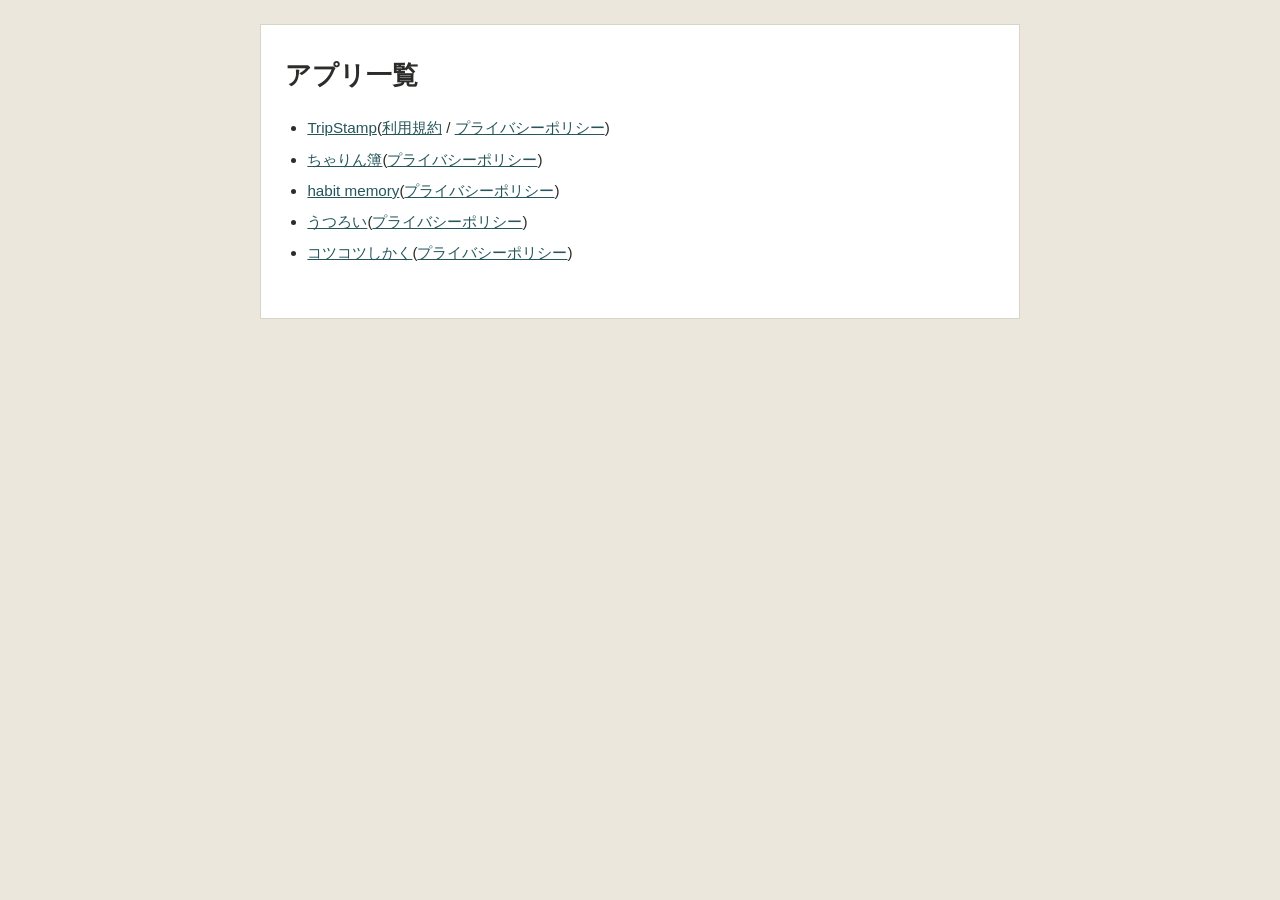
<file: index.html>
<!DOCTYPE html>
<html lang="ja">
<head>
<meta charset="utf-8">
<meta name="viewport" content="width=device-width, initial-scale=1">
<title>Otoha Yokoyama のアプリ</title>
<link rel="stylesheet" href="tripstamp/style.css">
</head>
<body>
<main>
<h1>アプリ一覧</h1>
<ul>
  <li><a href="tripstamp/">TripStamp</a>(<a href="tripstamp/terms.html">利用規約</a> / <a href="tripstamp/privacy.html">プライバシーポリシー</a>)</li>
  <li><a href="kakeibo/">ちゃりん簿</a>(<a href="kakeibo/privacy.html">プライバシーポリシー</a>)</li>
  <li><a href="habitmemory/">habit memory</a>(<a href="habitmemory/privacy.html">プライバシーポリシー</a>)</li>
  <li><a href="utsuroi/">うつろい</a>(<a href="utsuroi/privacy.html">プライバシーポリシー</a>)</li>
  <li><a href="nagarashikaku/">コツコツしかく</a>(<a href="nagarashikaku/privacy.html">プライバシーポリシー</a>)</li>
</ul>
</main>
</body>
</html>
</file>
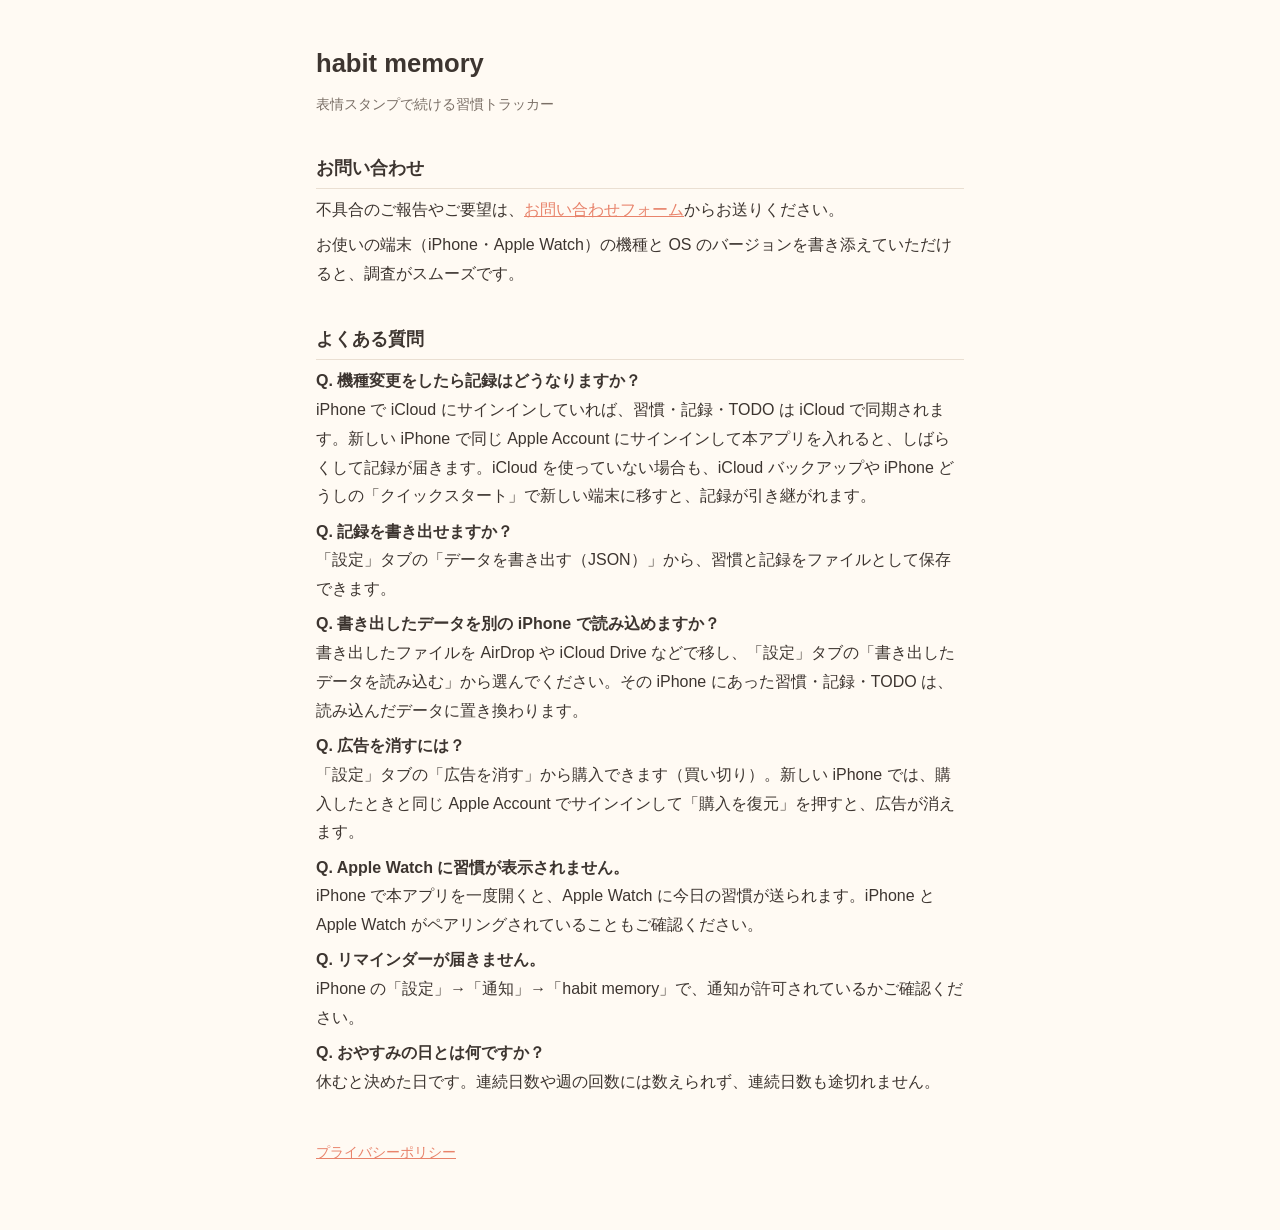
<file: habitmemory/index.html>
<!doctype html>
<html lang="ja">
<head>
<meta charset="utf-8">
<meta name="viewport" content="width=device-width, initial-scale=1">
<title>サポート｜habit memory</title>
<link rel="stylesheet" href="style.css">
</head>
<body>
<main>
<h1>habit memory</h1>
<p class="sub">表情スタンプで続ける習慣トラッカー</p>

<h2>お問い合わせ</h2>
<p>不具合のご報告やご要望は、<a href="https://docs.google.com/forms/d/e/1FAIpQLSd-AdmYtVn6MdSx2cqugrcTDSMa_cVqGgAsDG0u-sBpHvVjzQ/viewform">お問い合わせフォーム</a>からお送りください。</p>
<p>お使いの端末（iPhone・Apple Watch）の機種と OS のバージョンを書き添えていただけると、調査がスムーズです。</p>

<h2>よくある質問</h2>
<p><strong>Q. 機種変更をしたら記録はどうなりますか？</strong><br>
iPhone で iCloud にサインインしていれば、習慣・記録・TODO は iCloud で同期されます。新しい iPhone で同じ Apple Account にサインインして本アプリを入れると、しばらくして記録が届きます。iCloud を使っていない場合も、iCloud バックアップや iPhone どうしの「クイックスタート」で新しい端末に移すと、記録が引き継がれます。</p>
<p><strong>Q. 記録を書き出せますか？</strong><br>
「設定」タブの「データを書き出す（JSON）」から、習慣と記録をファイルとして保存できます。</p>
<p><strong>Q. 書き出したデータを別の iPhone で読み込めますか？</strong><br>
書き出したファイルを AirDrop や iCloud Drive などで移し、「設定」タブの「書き出したデータを読み込む」から選んでください。その iPhone にあった習慣・記録・TODO は、読み込んだデータに置き換わります。</p>
<p><strong>Q. 広告を消すには？</strong><br>
「設定」タブの「広告を消す」から購入できます（買い切り）。新しい iPhone では、購入したときと同じ Apple Account でサインインして「購入を復元」を押すと、広告が消えます。</p>
<p><strong>Q. Apple Watch に習慣が表示されません。</strong><br>
iPhone で本アプリを一度開くと、Apple Watch に今日の習慣が送られます。iPhone と Apple Watch がペアリングされていることもご確認ください。</p>
<p><strong>Q. リマインダーが届きません。</strong><br>
iPhone の「設定」→「通知」→「habit memory」で、通知が許可されているかご確認ください。</p>
<p><strong>Q. おやすみの日とは何ですか？</strong><br>
休むと決めた日です。連続日数や週の回数には数えられず、連続日数も途切れません。</p>

<nav><a href="privacy.html">プライバシーポリシー</a></nav>
</main>
</body>
</html>
</file>
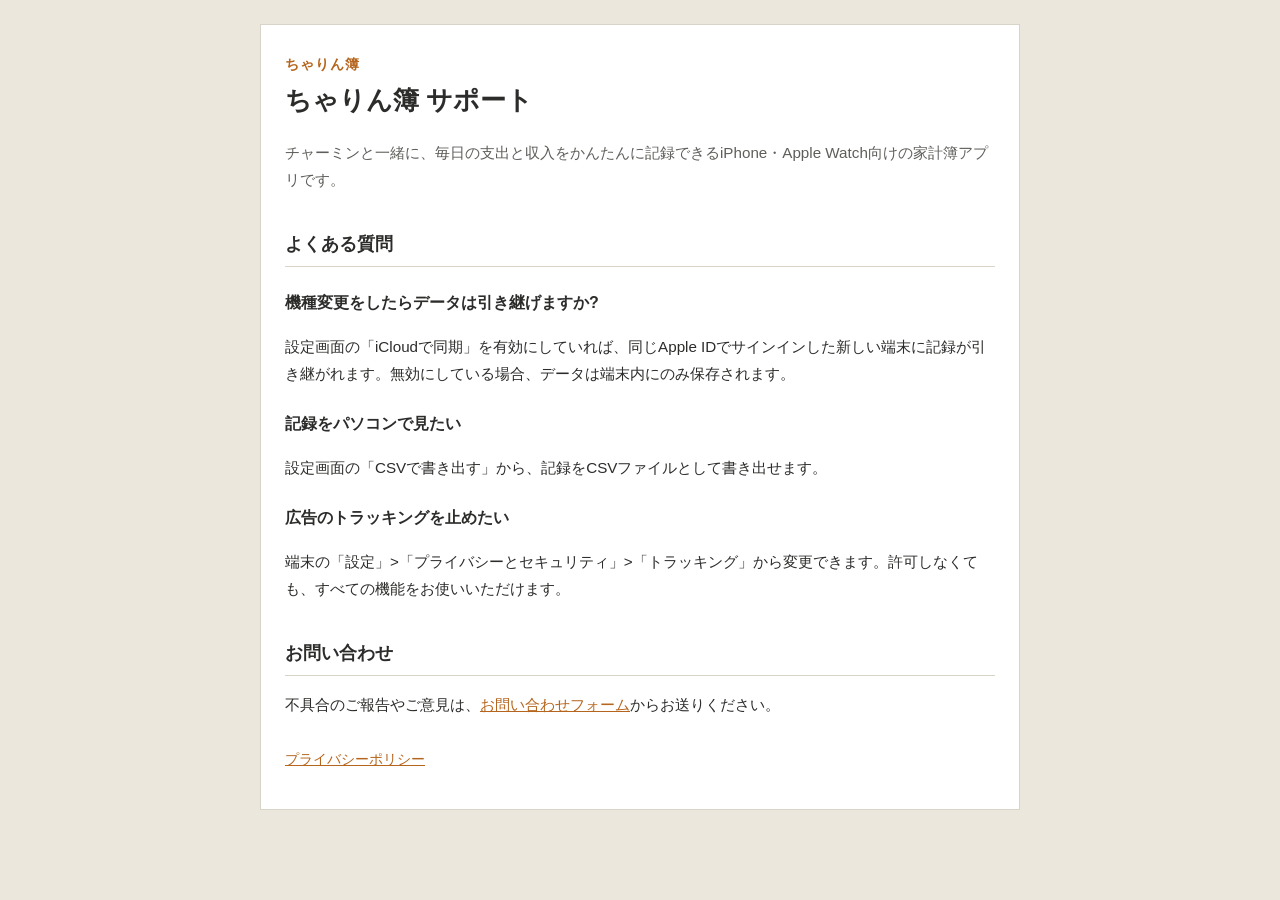
<file: kakeibo/index.html>
<!DOCTYPE html>
<html lang="ja">
<head>
<meta charset="utf-8">
<meta name="viewport" content="width=device-width, initial-scale=1">
<title>ちゃりん簿 サポート</title>
<link rel="stylesheet" href="style.css">
</head>
<body>
<main>
<header>
  <div class="app">ちゃりん簿</div>
  <h1>ちゃりん簿 サポート</h1>
</header>

<p class="lead">チャーミンと一緒に、毎日の支出と収入をかんたんに記録できるiPhone・Apple Watch向けの家計簿アプリです。</p>

<h2>よくある質問</h2>
<h3>機種変更をしたらデータは引き継げますか?</h3>
<p>設定画面の「iCloudで同期」を有効にしていれば、同じApple IDでサインインした新しい端末に記録が引き継がれます。無効にしている場合、データは端末内にのみ保存されます。</p>
<h3>記録をパソコンで見たい</h3>
<p>設定画面の「CSVで書き出す」から、記録をCSVファイルとして書き出せます。</p>
<h3>広告のトラッキングを止めたい</h3>
<p>端末の「設定」>「プライバシーとセキュリティ」>「トラッキング」から変更できます。許可しなくても、すべての機能をお使いいただけます。</p>

<h2>お問い合わせ</h2>
<p>不具合のご報告やご意見は、<a href="https://docs.google.com/forms/d/e/1FAIpQLSdOFpePDfA_NfcQFDk2lzzKJC9W37CJXg-a0FCy9D9NtLcuqA/viewform">お問い合わせフォーム</a>からお送りください。</p>

<nav class="links">
  <a href="privacy.html">プライバシーポリシー</a>
</nav>
</main>
</body>
</html>
</file>
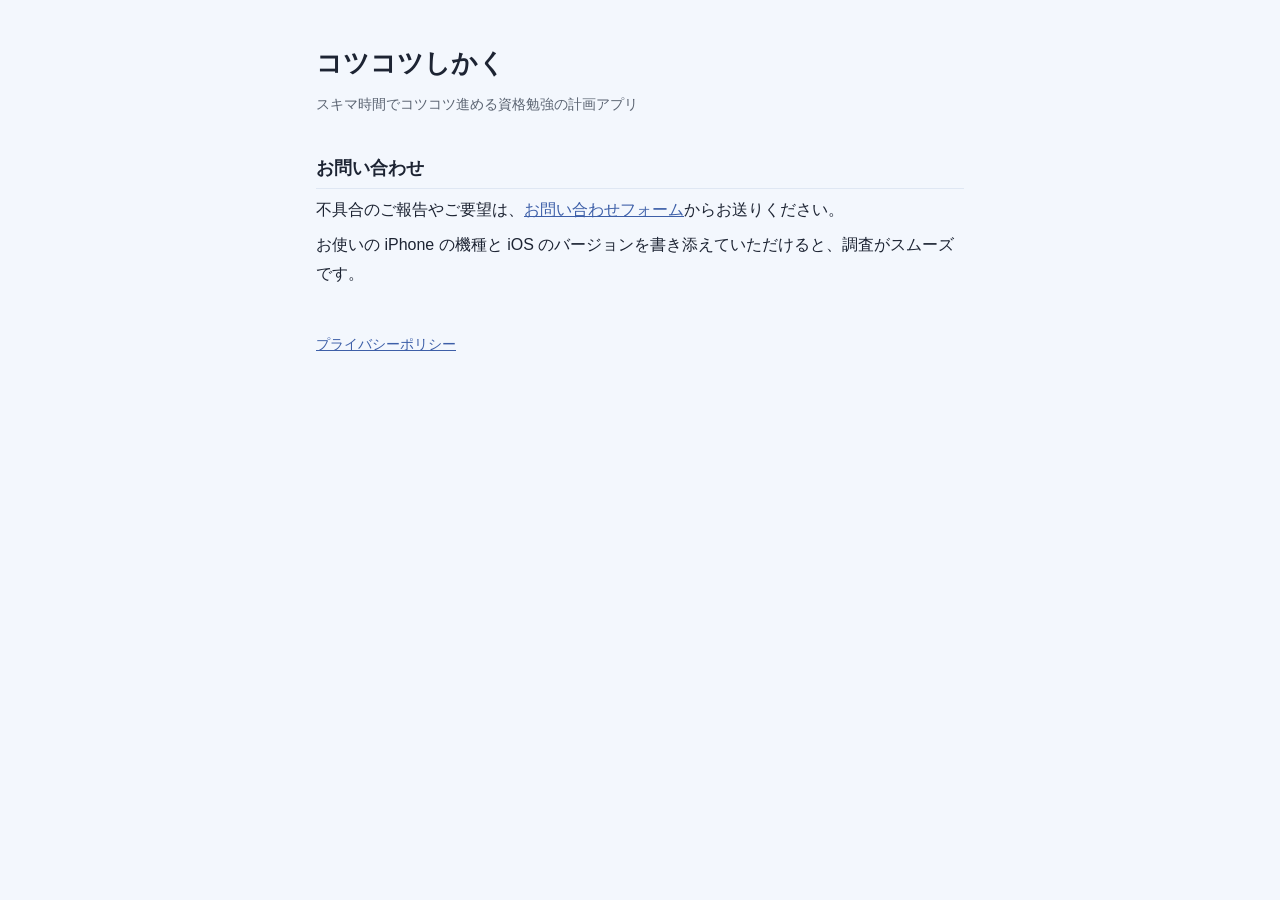
<file: nagarashikaku/index.html>
<!doctype html>
<html lang="ja">
<head>
<meta charset="utf-8">
<meta name="viewport" content="width=device-width, initial-scale=1">
<title>サポート｜コツコツしかく</title>
<link rel="stylesheet" href="style.css">
</head>
<body>
<main>
<h1>コツコツしかく</h1>
<p class="sub">スキマ時間でコツコツ進める資格勉強の計画アプリ</p>

<h2>お問い合わせ</h2>
<p>不具合のご報告やご要望は、<a href="https://docs.google.com/forms/d/e/1FAIpQLSct183sMgvlKTevGNcvpSNeqpz-0jdwz3iBFRAkIlCfoaxczA/viewform">お問い合わせフォーム</a>からお送りください。</p>
<p>お使いの iPhone の機種と iOS のバージョンを書き添えていただけると、調査がスムーズです。</p>

<nav><a href="privacy.html">プライバシーポリシー</a></nav>
</main>
</body>
</html>
</file>
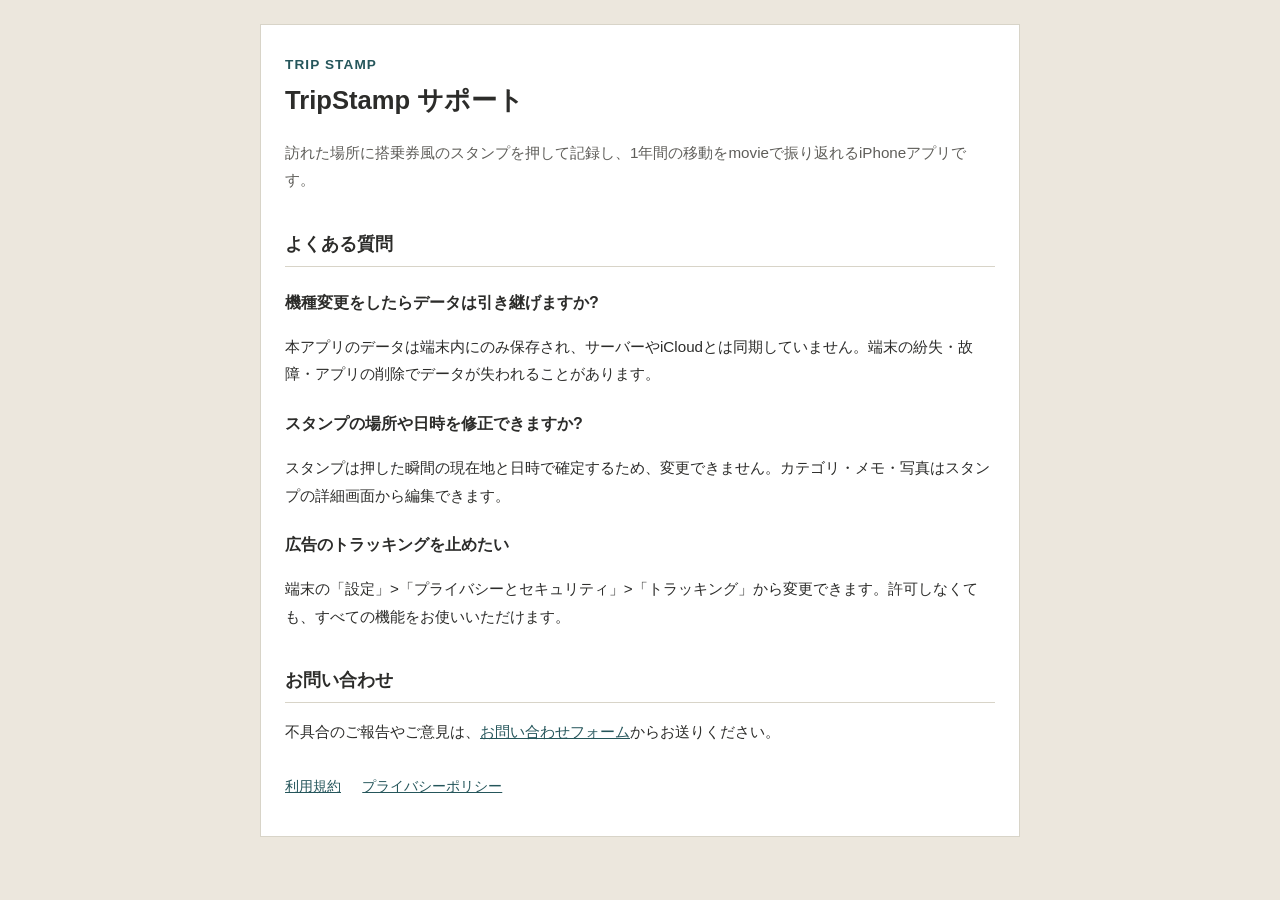
<file: tripstamp/index.html>
<!DOCTYPE html>
<html lang="ja">
<head>
<meta charset="utf-8">
<meta name="viewport" content="width=device-width, initial-scale=1">
<title>TripStamp サポート</title>
<link rel="stylesheet" href="style.css">
</head>
<body>
<main>
<header>
  <div class="app">TRIP STAMP</div>
  <h1>TripStamp サポート</h1>
</header>

<p class="lead">訪れた場所に搭乗券風のスタンプを押して記録し、1年間の移動をmovieで振り返れるiPhoneアプリです。</p>

<h2>よくある質問</h2>
<h3>機種変更をしたらデータは引き継げますか?</h3>
<p>本アプリのデータは端末内にのみ保存され、サーバーやiCloudとは同期していません。端末の紛失・故障・アプリの削除でデータが失われることがあります。</p>
<h3>スタンプの場所や日時を修正できますか?</h3>
<p>スタンプは押した瞬間の現在地と日時で確定するため、変更できません。カテゴリ・メモ・写真はスタンプの詳細画面から編集できます。</p>
<h3>広告のトラッキングを止めたい</h3>
<p>端末の「設定」>「プライバシーとセキュリティ」>「トラッキング」から変更できます。許可しなくても、すべての機能をお使いいただけます。</p>

<h2>お問い合わせ</h2>
<p>不具合のご報告やご意見は、<a href="https://docs.google.com/forms/d/e/1FAIpQLSd5zT-lUuG72cmpPQCbyd2fB40MSmdClMhtbiA_fm33qwegdg/viewform">お問い合わせフォーム</a>からお送りください。</p>

<nav class="links">
  <a href="terms.html">利用規約</a>
  <a href="privacy.html">プライバシーポリシー</a>
</nav>
</main>
</body>
</html>
</file>
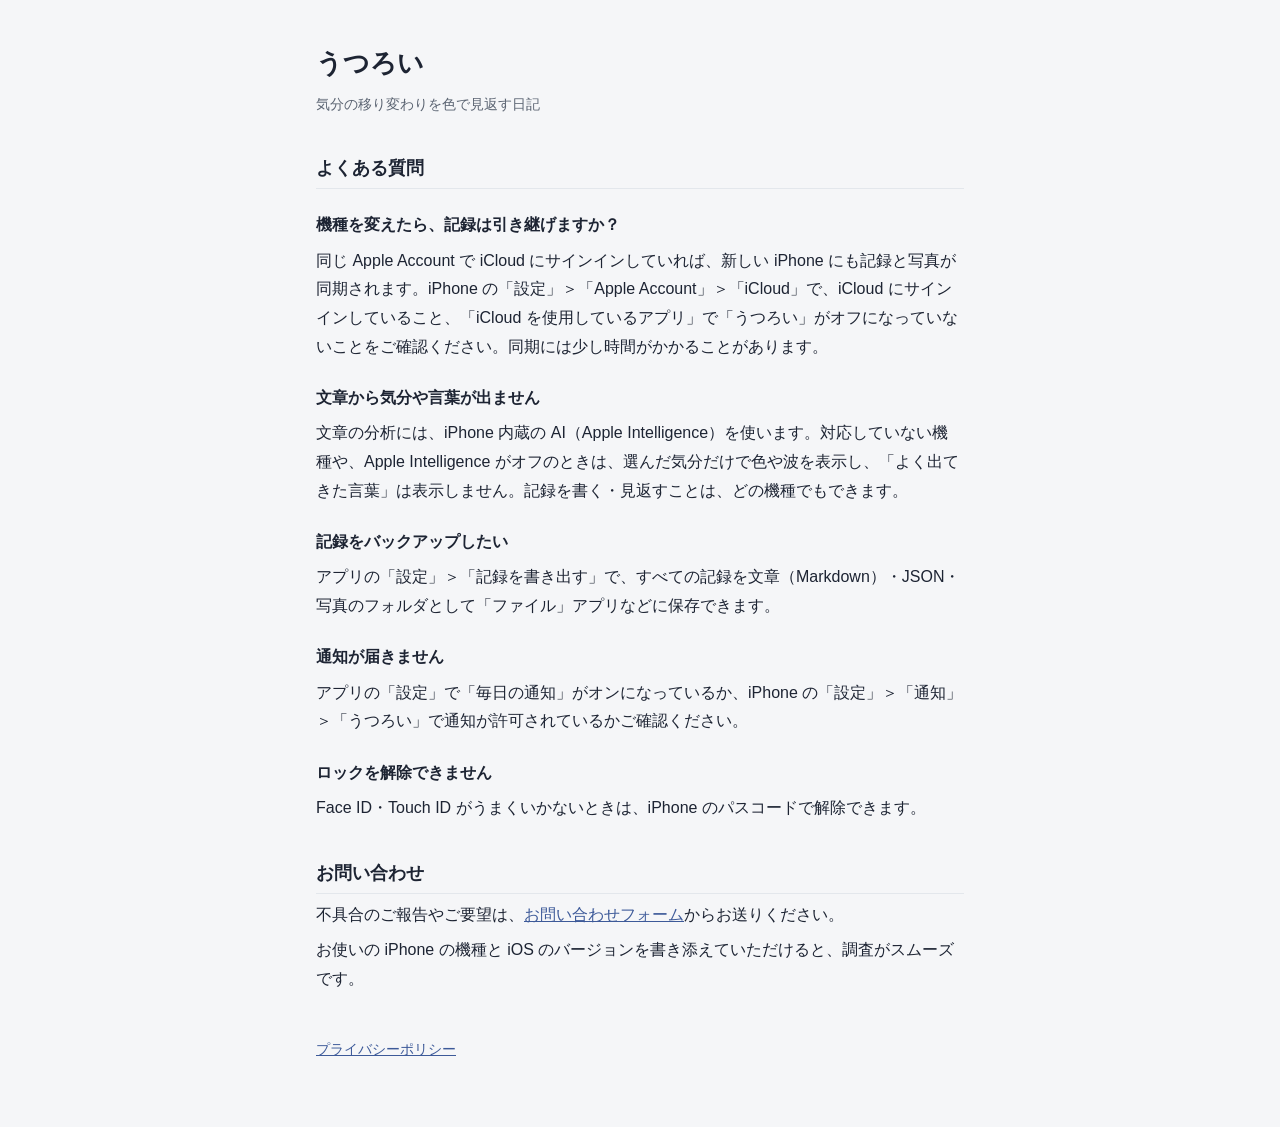
<file: utsuroi/index.html>
<!doctype html>
<html lang="ja">
<head>
<meta charset="utf-8">
<meta name="viewport" content="width=device-width, initial-scale=1">
<title>サポート｜うつろい</title>
<link rel="stylesheet" href="style.css">
</head>
<body>
<main>
<h1>うつろい</h1>
<p class="sub">気分の移り変わりを色で見返す日記</p>

<h2>よくある質問</h2>
<h3>機種を変えたら、記録は引き継げますか？</h3>
<p>同じ Apple Account で iCloud にサインインしていれば、新しい iPhone にも記録と写真が同期されます。iPhone の「設定」＞「Apple Account」＞「iCloud」で、iCloud にサインインしていること、「iCloud を使用しているアプリ」で「うつろい」がオフになっていないことをご確認ください。同期には少し時間がかかることがあります。</p>
<h3>文章から気分や言葉が出ません</h3>
<p>文章の分析には、iPhone 内蔵の AI（Apple Intelligence）を使います。対応していない機種や、Apple Intelligence がオフのときは、選んだ気分だけで色や波を表示し、「よく出てきた言葉」は表示しません。記録を書く・見返すことは、どの機種でもできます。</p>
<h3>記録をバックアップしたい</h3>
<p>アプリの「設定」＞「記録を書き出す」で、すべての記録を文章（Markdown）・JSON・写真のフォルダとして「ファイル」アプリなどに保存できます。</p>
<h3>通知が届きません</h3>
<p>アプリの「設定」で「毎日の通知」がオンになっているか、iPhone の「設定」＞「通知」＞「うつろい」で通知が許可されているかご確認ください。</p>
<h3>ロックを解除できません</h3>
<p>Face ID・Touch ID がうまくいかないときは、iPhone のパスコードで解除できます。</p>

<h2>お問い合わせ</h2>
<p>不具合のご報告やご要望は、<a href="https://docs.google.com/forms/d/e/1FAIpQLSd-AdmYtVn6MdSx2cqugrcTDSMa_cVqGgAsDG0u-sBpHvVjzQ/viewform">お問い合わせフォーム</a>からお送りください。</p>
<p>お使いの iPhone の機種と iOS のバージョンを書き添えていただけると、調査がスムーズです。</p>

<nav><a href="privacy.html">プライバシーポリシー</a></nav>
</main>
</body>
</html>
</file>
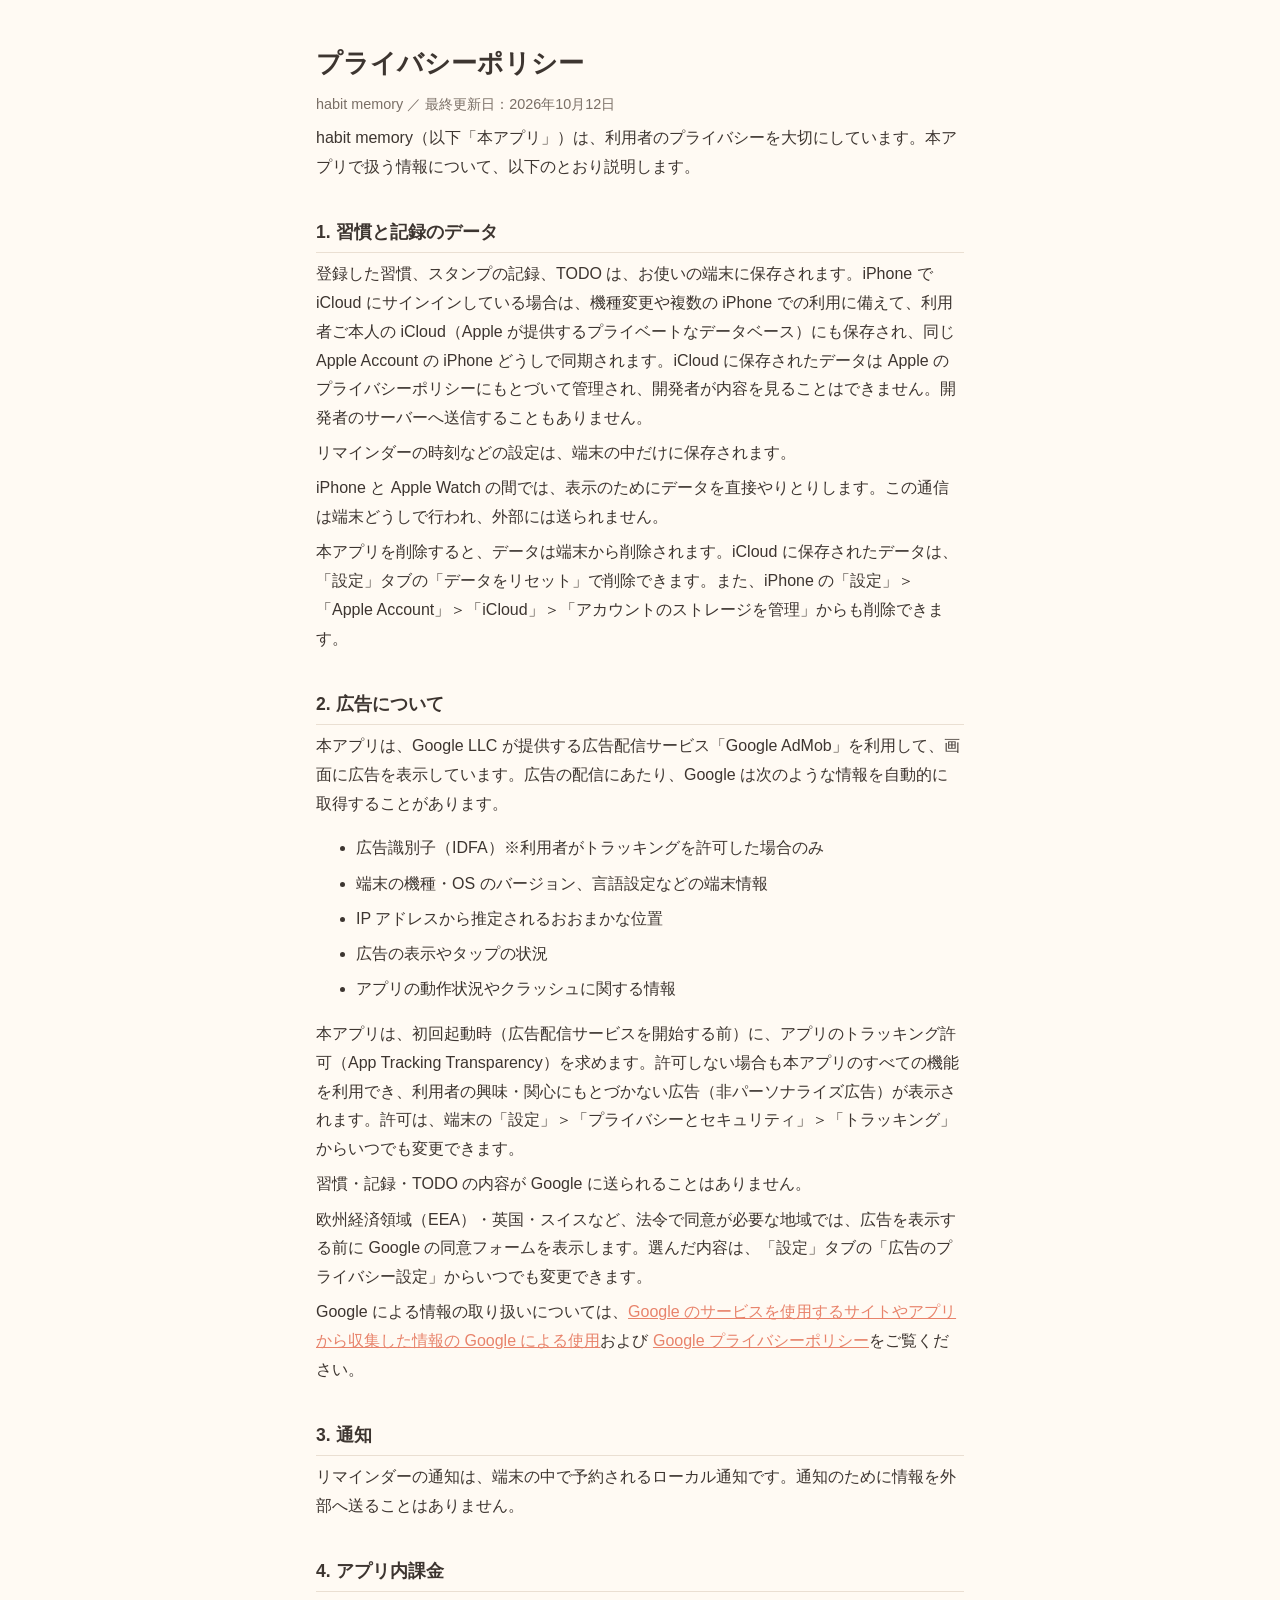
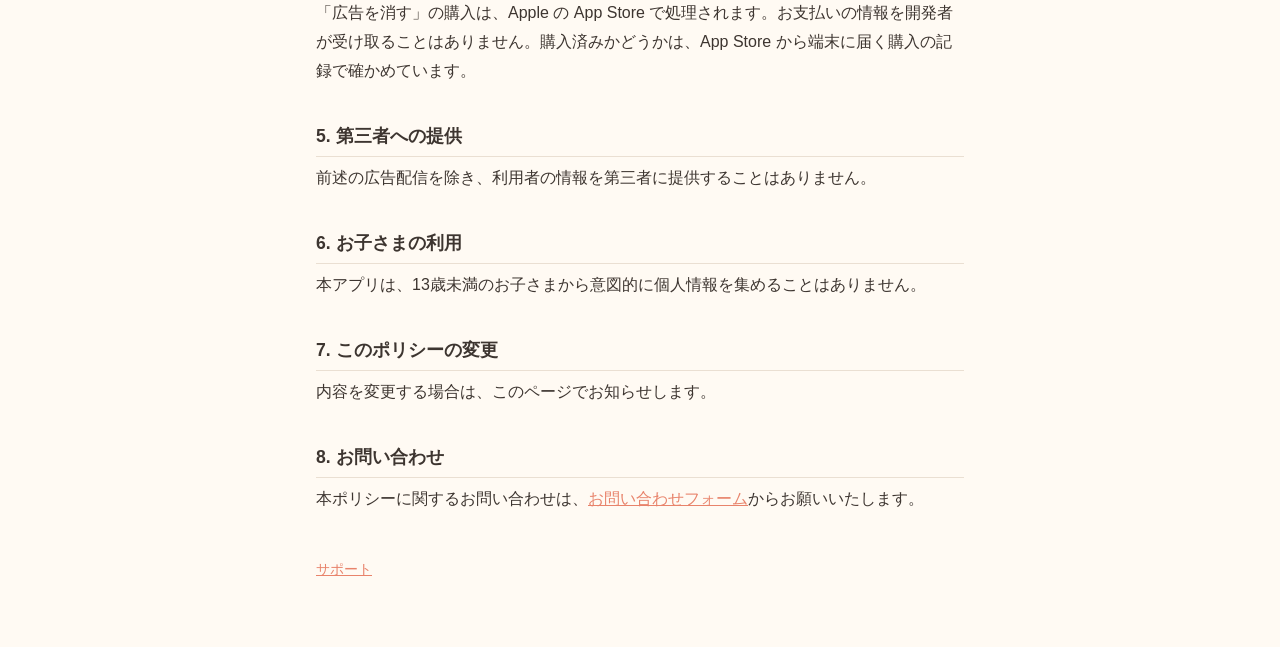
<file: habitmemory/privacy.html>
<!doctype html>
<html lang="ja">
<head>
<meta charset="utf-8">
<meta name="viewport" content="width=device-width, initial-scale=1">
<title>プライバシーポリシー｜habit memory</title>
<link rel="stylesheet" href="style.css">
</head>
<body>
<main>
<h1>プライバシーポリシー</h1>
<p class="sub">habit memory ／ 最終更新日：2026年10月12日</p>

<p>habit memory（以下「本アプリ」）は、利用者のプライバシーを大切にしています。本アプリで扱う情報について、以下のとおり説明します。</p>

<h2>1. 習慣と記録のデータ</h2>
<p>登録した習慣、スタンプの記録、TODO は、お使いの端末に保存されます。iPhone で iCloud にサインインしている場合は、機種変更や複数の iPhone での利用に備えて、利用者ご本人の iCloud（Apple が提供するプライベートなデータベース）にも保存され、同じ Apple Account の iPhone どうしで同期されます。iCloud に保存されたデータは Apple のプライバシーポリシーにもとづいて管理され、開発者が内容を見ることはできません。開発者のサーバーへ送信することもありません。</p>
<p>リマインダーの時刻などの設定は、端末の中だけに保存されます。</p>
<p>iPhone と Apple Watch の間では、表示のためにデータを直接やりとりします。この通信は端末どうしで行われ、外部には送られません。</p>
<p>本アプリを削除すると、データは端末から削除されます。iCloud に保存されたデータは、「設定」タブの「データをリセット」で削除できます。また、iPhone の「設定」＞「Apple Account」＞「iCloud」＞「アカウントのストレージを管理」からも削除できます。</p>

<h2>2. 広告について</h2>
<p>本アプリは、Google LLC が提供する広告配信サービス「Google AdMob」を利用して、画面に広告を表示しています。広告の配信にあたり、Google は次のような情報を自動的に取得することがあります。</p>
<ul>
<li>広告識別子（IDFA）※利用者がトラッキングを許可した場合のみ</li>
<li>端末の機種・OS のバージョン、言語設定などの端末情報</li>
<li>IP アドレスから推定されるおおまかな位置</li>
<li>広告の表示やタップの状況</li>
<li>アプリの動作状況やクラッシュに関する情報</li>
</ul>
<p>本アプリは、初回起動時（広告配信サービスを開始する前）に、アプリのトラッキング許可（App Tracking Transparency）を求めます。許可しない場合も本アプリのすべての機能を利用でき、利用者の興味・関心にもとづかない広告（非パーソナライズ広告）が表示されます。許可は、端末の「設定」＞「プライバシーとセキュリティ」＞「トラッキング」からいつでも変更できます。</p>
<p>習慣・記録・TODO の内容が Google に送られることはありません。</p>
<p>欧州経済領域（EEA）・英国・スイスなど、法令で同意が必要な地域では、広告を表示する前に Google の同意フォームを表示します。選んだ内容は、「設定」タブの「広告のプライバシー設定」からいつでも変更できます。</p>
<p>Google による情報の取り扱いについては、<a href="https://policies.google.com/technologies/partner-sites?hl=ja">Google のサービスを使用するサイトやアプリから収集した情報の Google による使用</a>および <a href="https://policies.google.com/privacy?hl=ja">Google プライバシーポリシー</a>をご覧ください。</p>

<h2>3. 通知</h2>
<p>リマインダーの通知は、端末の中で予約されるローカル通知です。通知のために情報を外部へ送ることはありません。</p>

<h2>4. アプリ内課金</h2>
<p>「広告を消す」の購入は、Apple の App Store で処理されます。お支払いの情報を開発者が受け取ることはありません。購入済みかどうかは、App Store から端末に届く購入の記録で確かめています。</p>

<h2>5. 第三者への提供</h2>
<p>前述の広告配信を除き、利用者の情報を第三者に提供することはありません。</p>

<h2>6. お子さまの利用</h2>
<p>本アプリは、13歳未満のお子さまから意図的に個人情報を集めることはありません。</p>

<h2>7. このポリシーの変更</h2>
<p>内容を変更する場合は、このページでお知らせします。</p>

<h2>8. お問い合わせ</h2>
<p>本ポリシーに関するお問い合わせは、<a href="https://docs.google.com/forms/d/e/1FAIpQLSd-AdmYtVn6MdSx2cqugrcTDSMa_cVqGgAsDG0u-sBpHvVjzQ/viewform">お問い合わせフォーム</a>からお願いいたします。</p>

<nav><a href="index.html">サポート</a></nav>
</main>
</body>
</html>
</file>
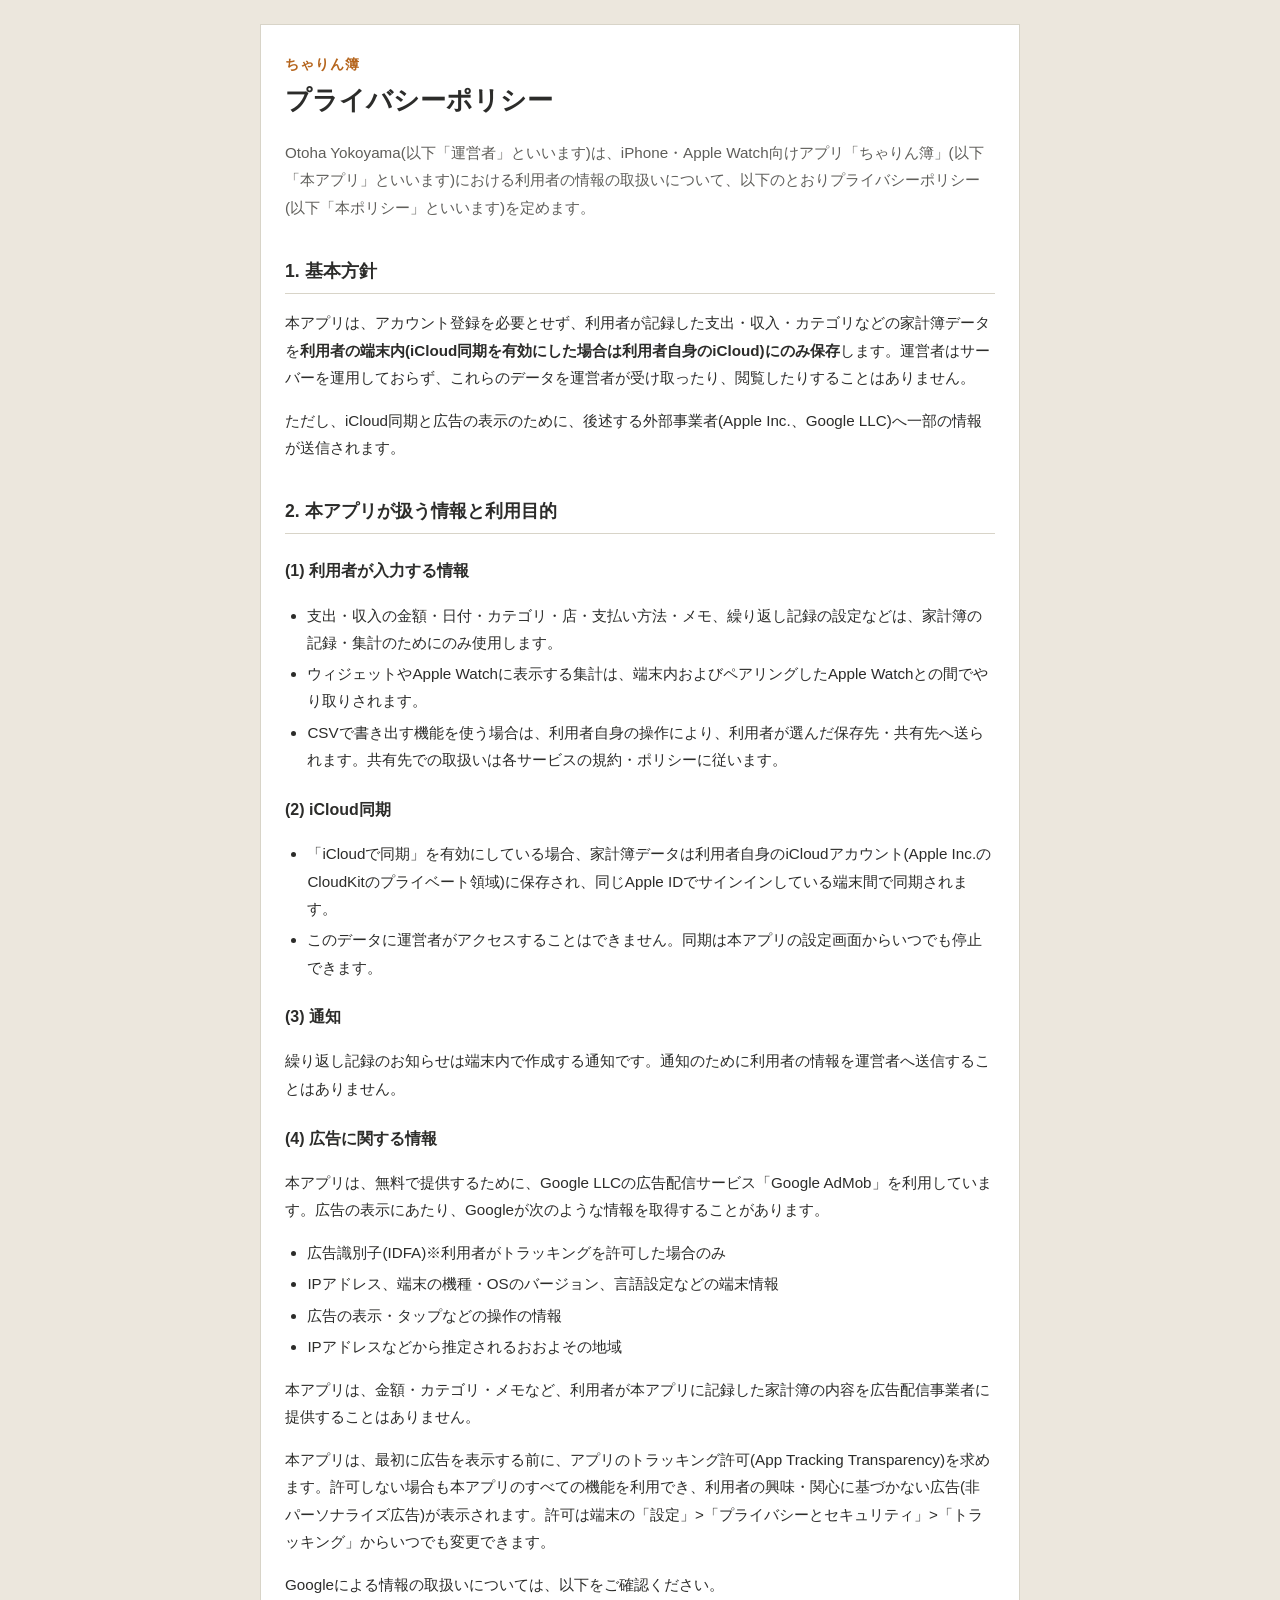
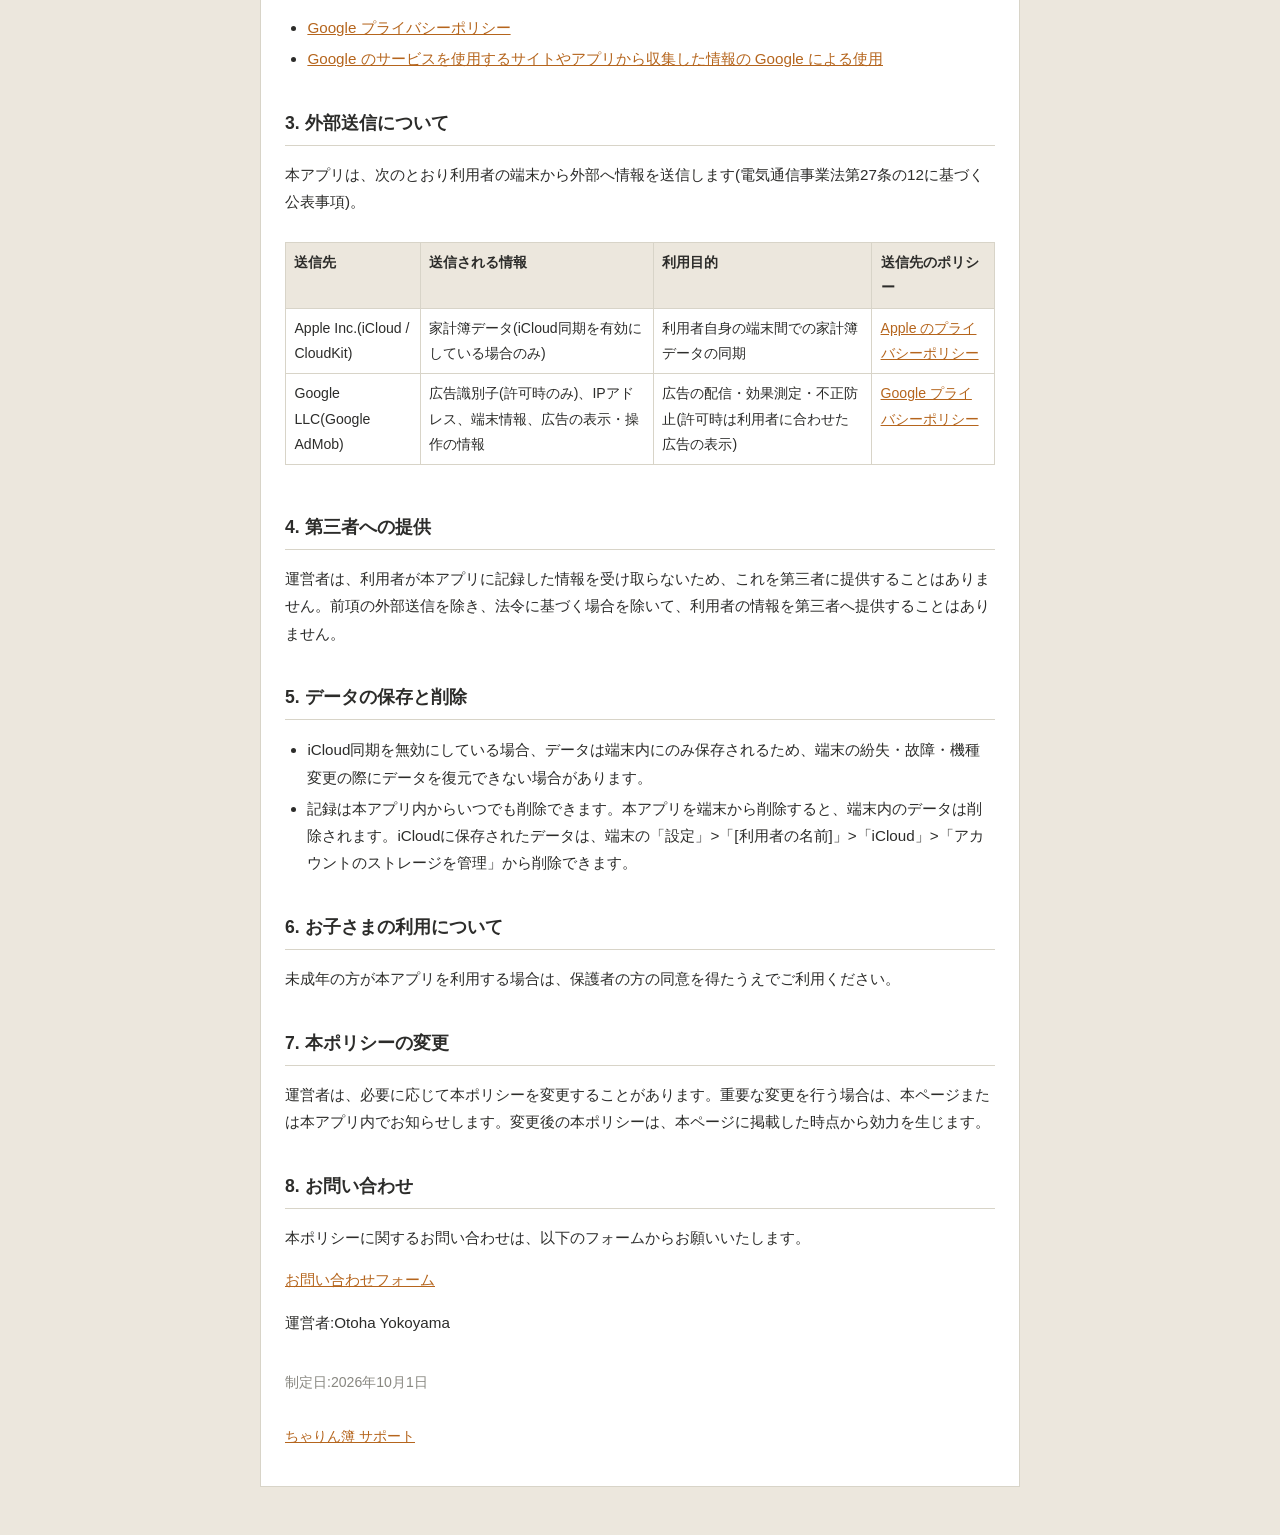
<file: kakeibo/privacy.html>
<!DOCTYPE html>
<html lang="ja">
<head>
<meta charset="utf-8">
<meta name="viewport" content="width=device-width, initial-scale=1">
<title>プライバシーポリシー | ちゃりん簿</title>
<link rel="stylesheet" href="style.css">
</head>
<body>
<main>
<header>
  <div class="app">ちゃりん簿</div>
  <h1>プライバシーポリシー</h1>
</header>

<p class="lead">Otoha Yokoyama(以下「運営者」といいます)は、iPhone・Apple Watch向けアプリ「ちゃりん簿」(以下「本アプリ」といいます)における利用者の情報の取扱いについて、以下のとおりプライバシーポリシー(以下「本ポリシー」といいます)を定めます。</p>

<h2>1. 基本方針</h2>
<p>本アプリは、アカウント登録を必要とせず、利用者が記録した支出・収入・カテゴリなどの家計簿データを<strong>利用者の端末内(iCloud同期を有効にした場合は利用者自身のiCloud)にのみ保存</strong>します。運営者はサーバーを運用しておらず、これらのデータを運営者が受け取ったり、閲覧したりすることはありません。</p>
<p>ただし、iCloud同期と広告の表示のために、後述する外部事業者(Apple Inc.、Google LLC)へ一部の情報が送信されます。</p>

<h2>2. 本アプリが扱う情報と利用目的</h2>

<h3>(1) 利用者が入力する情報</h3>
<ul>
  <li>支出・収入の金額・日付・カテゴリ・店・支払い方法・メモ、繰り返し記録の設定などは、家計簿の記録・集計のためにのみ使用します。</li>
  <li>ウィジェットやApple Watchに表示する集計は、端末内およびペアリングしたApple Watchとの間でやり取りされます。</li>
  <li>CSVで書き出す機能を使う場合は、利用者自身の操作により、利用者が選んだ保存先・共有先へ送られます。共有先での取扱いは各サービスの規約・ポリシーに従います。</li>
</ul>

<h3>(2) iCloud同期</h3>
<ul>
  <li>「iCloudで同期」を有効にしている場合、家計簿データは利用者自身のiCloudアカウント(Apple Inc.のCloudKitのプライベート領域)に保存され、同じApple IDでサインインしている端末間で同期されます。</li>
  <li>このデータに運営者がアクセスすることはできません。同期は本アプリの設定画面からいつでも停止できます。</li>
</ul>

<h3>(3) 通知</h3>
<p>繰り返し記録のお知らせは端末内で作成する通知です。通知のために利用者の情報を運営者へ送信することはありません。</p>

<h3>(4) 広告に関する情報</h3>
<p>本アプリは、無料で提供するために、Google LLCの広告配信サービス「Google AdMob」を利用しています。広告の表示にあたり、Googleが次のような情報を取得することがあります。</p>
<ul>
  <li>広告識別子(IDFA)※利用者がトラッキングを許可した場合のみ</li>
  <li>IPアドレス、端末の機種・OSのバージョン、言語設定などの端末情報</li>
  <li>広告の表示・タップなどの操作の情報</li>
  <li>IPアドレスなどから推定されるおおよその地域</li>
</ul>
<p>本アプリは、金額・カテゴリ・メモなど、利用者が本アプリに記録した家計簿の内容を広告配信事業者に提供することはありません。</p>
<p>本アプリは、最初に広告を表示する前に、アプリのトラッキング許可(App Tracking Transparency)を求めます。許可しない場合も本アプリのすべての機能を利用でき、利用者の興味・関心に基づかない広告(非パーソナライズ広告)が表示されます。許可は端末の「設定」>「プライバシーとセキュリティ」>「トラッキング」からいつでも変更できます。</p>
<p>Googleによる情報の取扱いについては、以下をご確認ください。</p>
<ul>
  <li><a href="https://policies.google.com/privacy?hl=ja">Google プライバシーポリシー</a></li>
  <li><a href="https://policies.google.com/technologies/partner-sites?hl=ja">Google のサービスを使用するサイトやアプリから収集した情報の Google による使用</a></li>
</ul>

<h2>3. 外部送信について</h2>
<p>本アプリは、次のとおり利用者の端末から外部へ情報を送信します(電気通信事業法第27条の12に基づく公表事項)。</p>
<div class="table-wrap">
<table>
  <thead>
    <tr><th>送信先</th><th>送信される情報</th><th>利用目的</th><th>送信先のポリシー</th></tr>
  </thead>
  <tbody>
    <tr>
      <td>Apple Inc.(iCloud / CloudKit)</td>
      <td>家計簿データ(iCloud同期を有効にしている場合のみ)</td>
      <td>利用者自身の端末間での家計簿データの同期</td>
      <td><a href="https://www.apple.com/jp/legal/privacy/">Apple のプライバシーポリシー</a></td>
    </tr>
    <tr>
      <td>Google LLC(Google AdMob)</td>
      <td>広告識別子(許可時のみ)、IPアドレス、端末情報、広告の表示・操作の情報</td>
      <td>広告の配信・効果測定・不正防止(許可時は利用者に合わせた広告の表示)</td>
      <td><a href="https://policies.google.com/privacy?hl=ja">Google プライバシーポリシー</a></td>
    </tr>
  </tbody>
</table>
</div>

<h2>4. 第三者への提供</h2>
<p>運営者は、利用者が本アプリに記録した情報を受け取らないため、これを第三者に提供することはありません。前項の外部送信を除き、法令に基づく場合を除いて、利用者の情報を第三者へ提供することはありません。</p>

<h2>5. データの保存と削除</h2>
<ul>
  <li>iCloud同期を無効にしている場合、データは端末内にのみ保存されるため、端末の紛失・故障・機種変更の際にデータを復元できない場合があります。</li>
  <li>記録は本アプリ内からいつでも削除できます。本アプリを端末から削除すると、端末内のデータは削除されます。iCloudに保存されたデータは、端末の「設定」>「[利用者の名前]」>「iCloud」>「アカウントのストレージを管理」から削除できます。</li>
</ul>

<h2>6. お子さまの利用について</h2>
<p>未成年の方が本アプリを利用する場合は、保護者の方の同意を得たうえでご利用ください。</p>

<h2>7. 本ポリシーの変更</h2>
<p>運営者は、必要に応じて本ポリシーを変更することがあります。重要な変更を行う場合は、本ページまたは本アプリ内でお知らせします。変更後の本ポリシーは、本ページに掲載した時点から効力を生じます。</p>

<h2>8. お問い合わせ</h2>
<p>本ポリシーに関するお問い合わせは、以下のフォームからお願いいたします。</p>
<p><a href="https://docs.google.com/forms/d/e/1FAIpQLSdOFpePDfA_NfcQFDk2lzzKJC9W37CJXg-a0FCy9D9NtLcuqA/viewform">お問い合わせフォーム</a></p>
<p>運営者:Otoha Yokoyama</p>

<p class="dates">制定日:2026年10月1日</p>

<nav class="links">
  <a href="index.html">ちゃりん簿 サポート</a>
</nav>
</main>
</body>
</html>
</file>
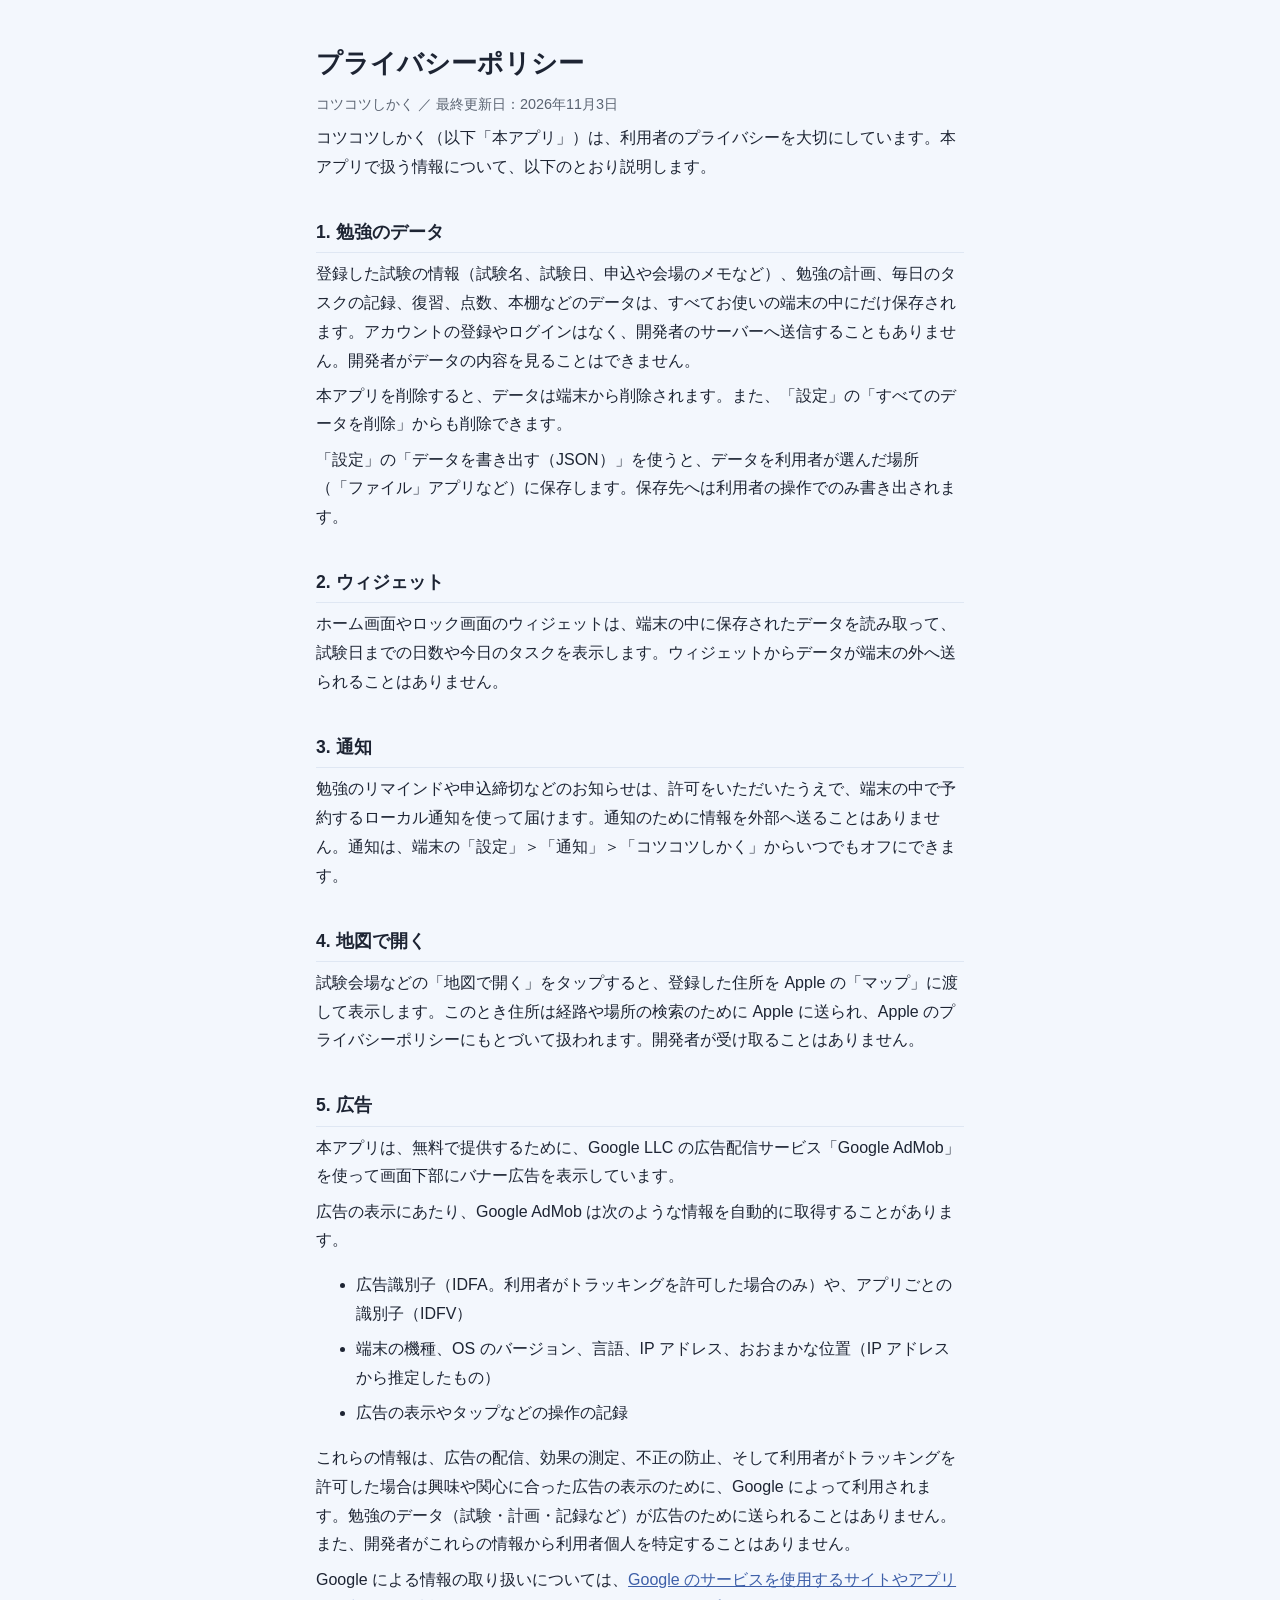
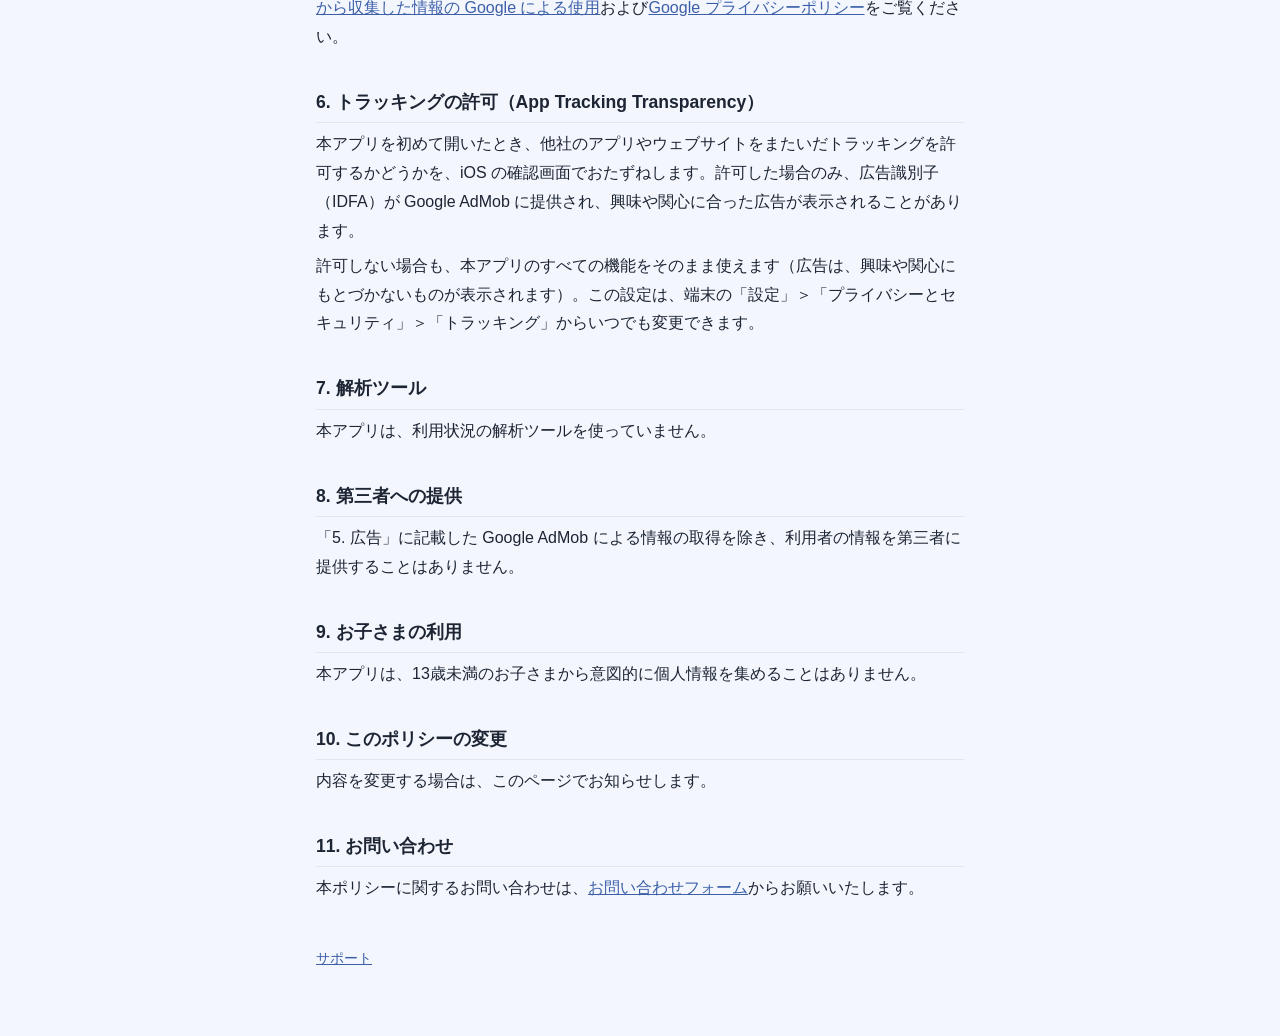
<file: nagarashikaku/privacy.html>
<!doctype html>
<html lang="ja">
<head>
<meta charset="utf-8">
<meta name="viewport" content="width=device-width, initial-scale=1">
<title>プライバシーポリシー｜コツコツしかく</title>
<link rel="stylesheet" href="style.css">
</head>
<body>
<main>
<h1>プライバシーポリシー</h1>
<p class="sub">コツコツしかく ／ 最終更新日：2026年11月3日</p>

<p>コツコツしかく（以下「本アプリ」）は、利用者のプライバシーを大切にしています。本アプリで扱う情報について、以下のとおり説明します。</p>

<h2>1. 勉強のデータ</h2>
<p>登録した試験の情報（試験名、試験日、申込や会場のメモなど）、勉強の計画、毎日のタスクの記録、復習、点数、本棚などのデータは、すべてお使いの端末の中にだけ保存されます。アカウントの登録やログインはなく、開発者のサーバーへ送信することもありません。開発者がデータの内容を見ることはできません。</p>
<p>本アプリを削除すると、データは端末から削除されます。また、「設定」の「すべてのデータを削除」からも削除できます。</p>
<p>「設定」の「データを書き出す（JSON）」を使うと、データを利用者が選んだ場所（「ファイル」アプリなど）に保存します。保存先へは利用者の操作でのみ書き出されます。</p>

<h2>2. ウィジェット</h2>
<p>ホーム画面やロック画面のウィジェットは、端末の中に保存されたデータを読み取って、試験日までの日数や今日のタスクを表示します。ウィジェットからデータが端末の外へ送られることはありません。</p>

<h2>3. 通知</h2>
<p>勉強のリマインドや申込締切などのお知らせは、許可をいただいたうえで、端末の中で予約するローカル通知を使って届けます。通知のために情報を外部へ送ることはありません。通知は、端末の「設定」＞「通知」＞「コツコツしかく」からいつでもオフにできます。</p>

<h2>4. 地図で開く</h2>
<p>試験会場などの「地図で開く」をタップすると、登録した住所を Apple の「マップ」に渡して表示します。このとき住所は経路や場所の検索のために Apple に送られ、Apple のプライバシーポリシーにもとづいて扱われます。開発者が受け取ることはありません。</p>

<h2>5. 広告</h2>
<p>本アプリは、無料で提供するために、Google LLC の広告配信サービス「Google AdMob」を使って画面下部にバナー広告を表示しています。</p>
<p>広告の表示にあたり、Google AdMob は次のような情報を自動的に取得することがあります。</p>
<ul>
<li>広告識別子（IDFA。利用者がトラッキングを許可した場合のみ）や、アプリごとの識別子（IDFV）</li>
<li>端末の機種、OS のバージョン、言語、IP アドレス、おおまかな位置（IP アドレスから推定したもの）</li>
<li>広告の表示やタップなどの操作の記録</li>
</ul>
<p>これらの情報は、広告の配信、効果の測定、不正の防止、そして利用者がトラッキングを許可した場合は興味や関心に合った広告の表示のために、Google によって利用されます。勉強のデータ（試験・計画・記録など）が広告のために送られることはありません。また、開発者がこれらの情報から利用者個人を特定することはありません。</p>
<p>Google による情報の取り扱いについては、<a href="https://policies.google.com/technologies/partner-sites?hl=ja">Google のサービスを使用するサイトやアプリから収集した情報の Google による使用</a>および<a href="https://policies.google.com/privacy?hl=ja">Google プライバシーポリシー</a>をご覧ください。</p>

<h2>6. トラッキングの許可（App Tracking Transparency）</h2>
<p>本アプリを初めて開いたとき、他社のアプリやウェブサイトをまたいだトラッキングを許可するかどうかを、iOS の確認画面でおたずねします。許可した場合のみ、広告識別子（IDFA）が Google AdMob に提供され、興味や関心に合った広告が表示されることがあります。</p>
<p>許可しない場合も、本アプリのすべての機能をそのまま使えます（広告は、興味や関心にもとづかないものが表示されます）。この設定は、端末の「設定」＞「プライバシーとセキュリティ」＞「トラッキング」からいつでも変更できます。</p>

<h2>7. 解析ツール</h2>
<p>本アプリは、利用状況の解析ツールを使っていません。</p>

<h2>8. 第三者への提供</h2>
<p>「5. 広告」に記載した Google AdMob による情報の取得を除き、利用者の情報を第三者に提供することはありません。</p>

<h2>9. お子さまの利用</h2>
<p>本アプリは、13歳未満のお子さまから意図的に個人情報を集めることはありません。</p>

<h2>10. このポリシーの変更</h2>
<p>内容を変更する場合は、このページでお知らせします。</p>

<h2>11. お問い合わせ</h2>
<p>本ポリシーに関するお問い合わせは、<a href="https://docs.google.com/forms/d/e/1FAIpQLSct183sMgvlKTevGNcvpSNeqpz-0jdwz3iBFRAkIlCfoaxczA/viewform">お問い合わせフォーム</a>からお願いいたします。</p>

<nav><a href="index.html">サポート</a></nav>
</main>
</body>
</html>
</file>
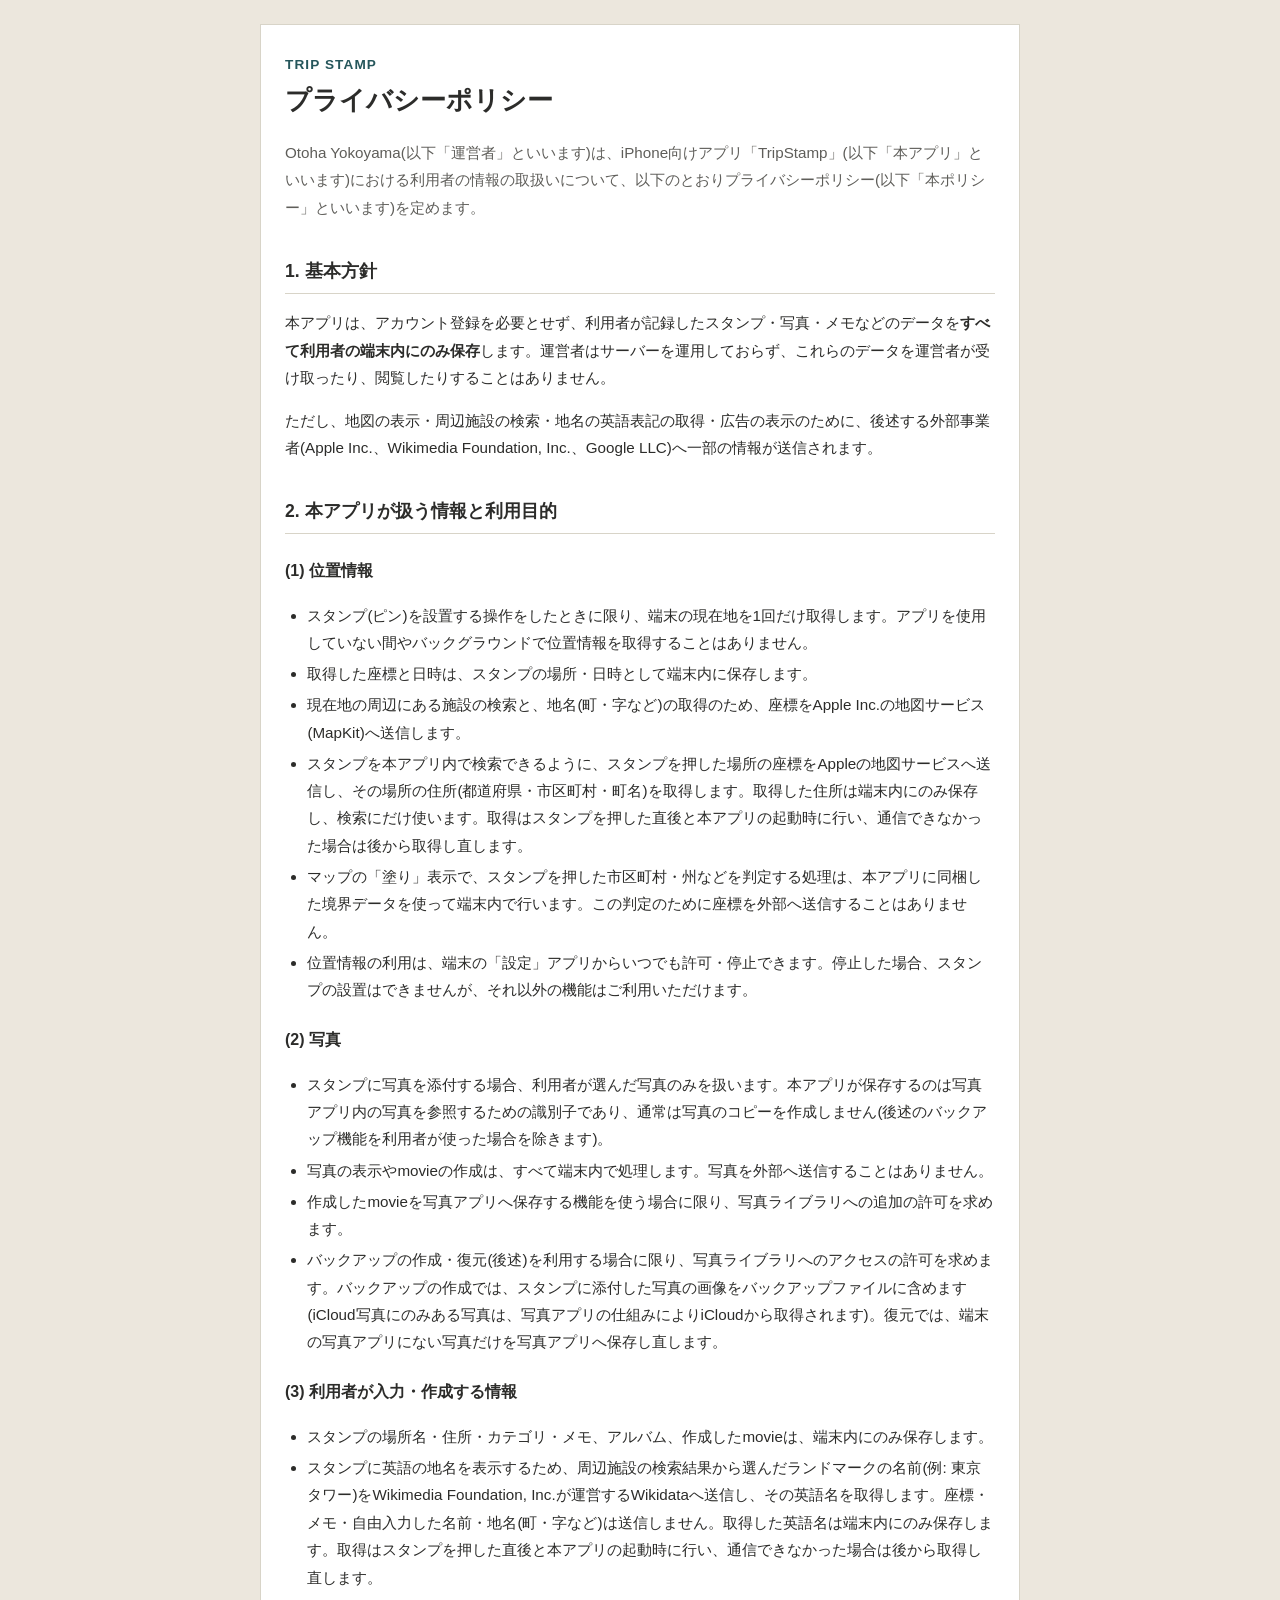
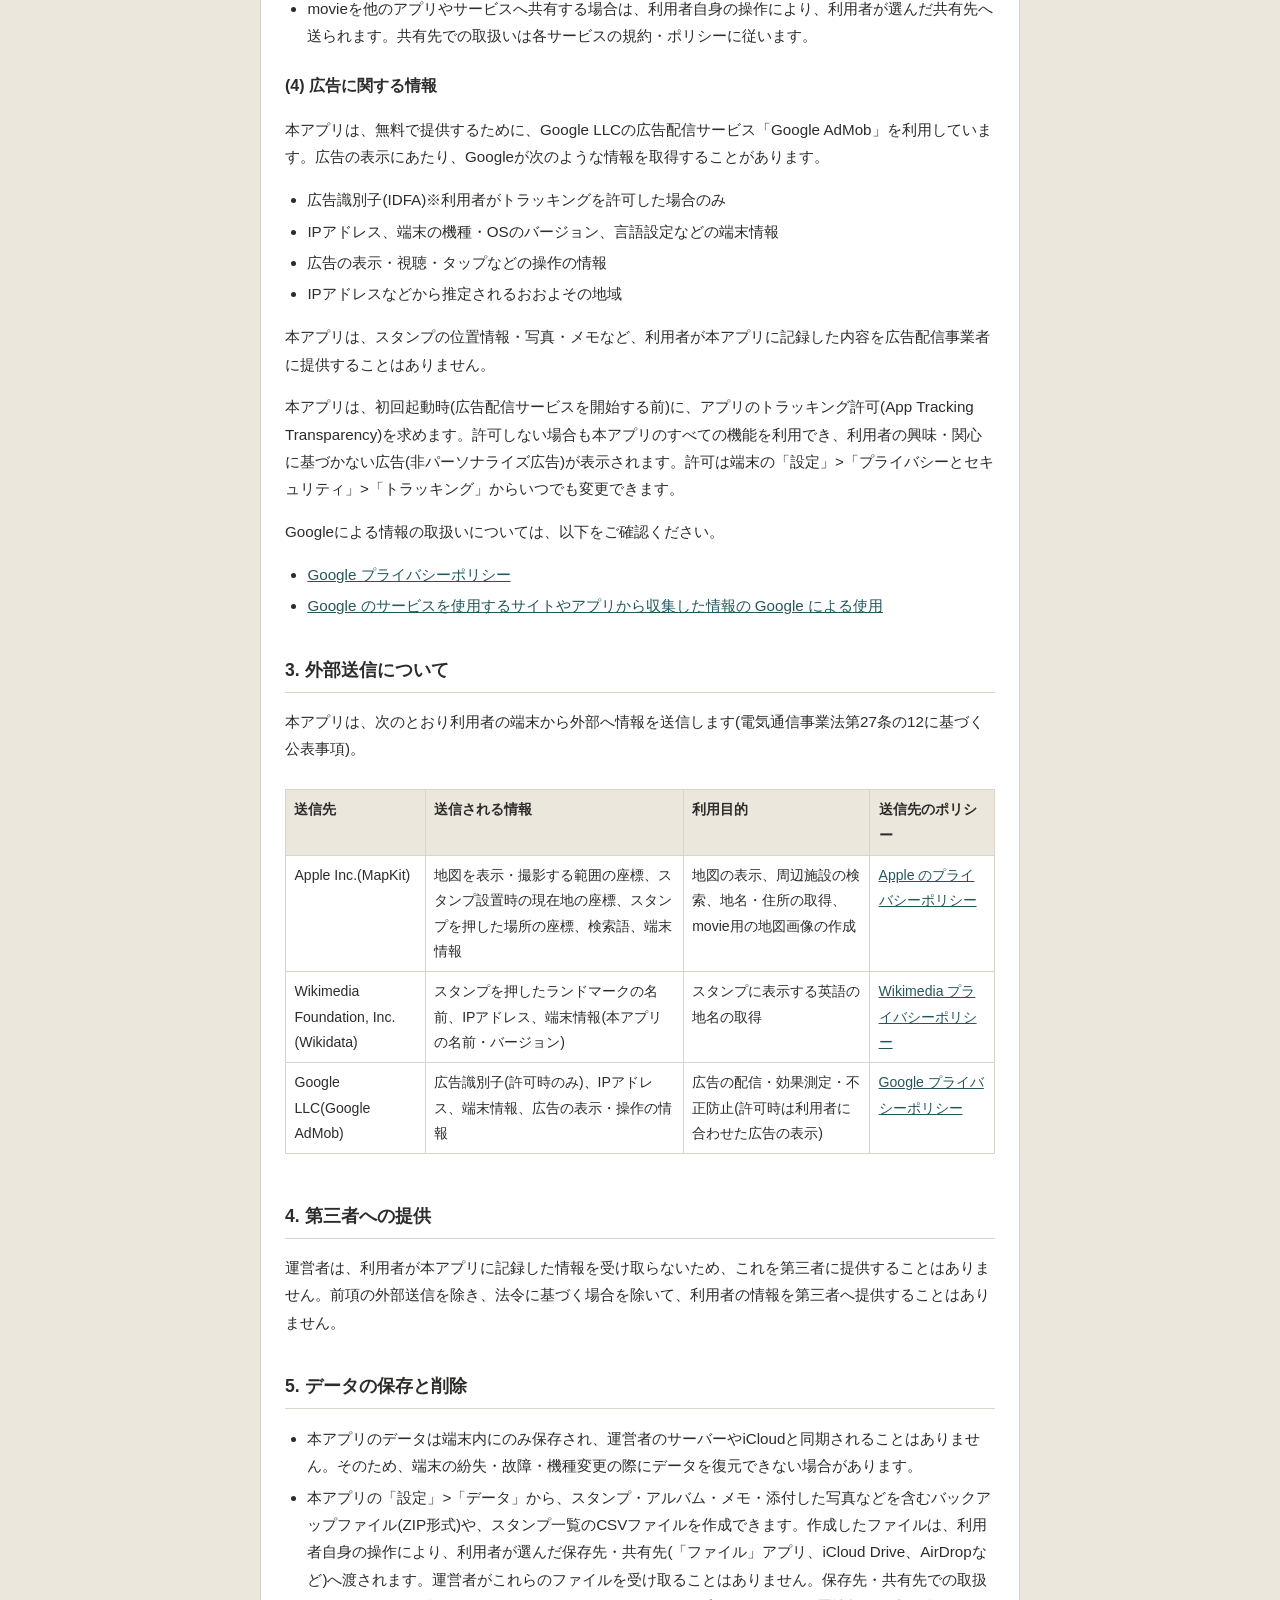
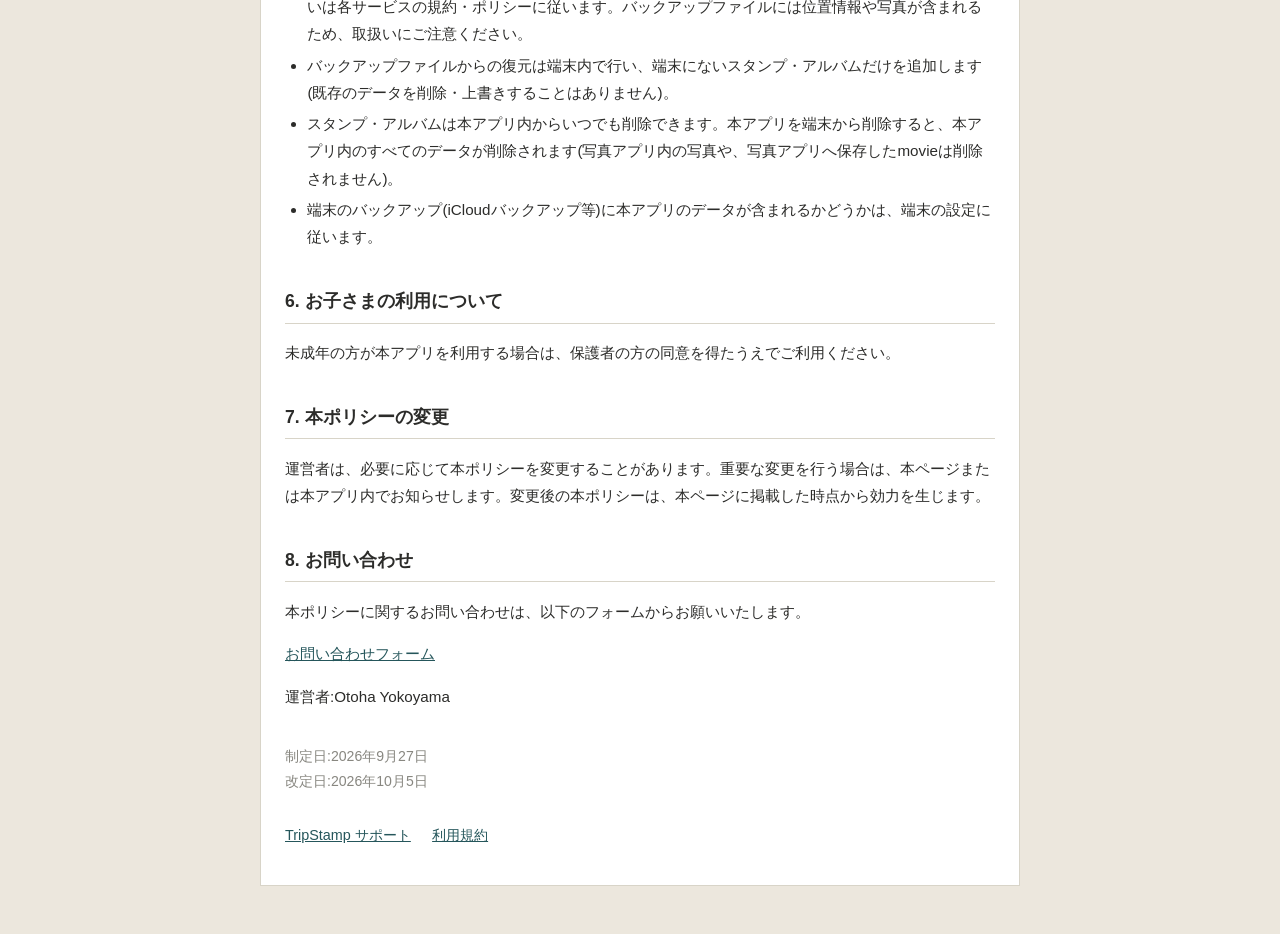
<file: tripstamp/privacy.html>
<!DOCTYPE html>
<html lang="ja">
<head>
<meta charset="utf-8">
<meta name="viewport" content="width=device-width, initial-scale=1">
<title>プライバシーポリシー | TripStamp</title>
<link rel="stylesheet" href="style.css">
</head>
<body>
<main>
<header>
  <div class="app">TRIP STAMP</div>
  <h1>プライバシーポリシー</h1>
</header>

<p class="lead">Otoha Yokoyama(以下「運営者」といいます)は、iPhone向けアプリ「TripStamp」(以下「本アプリ」といいます)における利用者の情報の取扱いについて、以下のとおりプライバシーポリシー(以下「本ポリシー」といいます)を定めます。</p>

<h2>1. 基本方針</h2>
<p>本アプリは、アカウント登録を必要とせず、利用者が記録したスタンプ・写真・メモなどのデータを<strong>すべて利用者の端末内にのみ保存</strong>します。運営者はサーバーを運用しておらず、これらのデータを運営者が受け取ったり、閲覧したりすることはありません。</p>
<p>ただし、地図の表示・周辺施設の検索・地名の英語表記の取得・広告の表示のために、後述する外部事業者(Apple Inc.、Wikimedia Foundation, Inc.、Google LLC)へ一部の情報が送信されます。</p>

<h2>2. 本アプリが扱う情報と利用目的</h2>

<h3>(1) 位置情報</h3>
<ul>
  <li>スタンプ(ピン)を設置する操作をしたときに限り、端末の現在地を1回だけ取得します。アプリを使用していない間やバックグラウンドで位置情報を取得することはありません。</li>
  <li>取得した座標と日時は、スタンプの場所・日時として端末内に保存します。</li>
  <li>現在地の周辺にある施設の検索と、地名(町・字など)の取得のため、座標をApple Inc.の地図サービス(MapKit)へ送信します。</li>
  <li>スタンプを本アプリ内で検索できるように、スタンプを押した場所の座標をAppleの地図サービスへ送信し、その場所の住所(都道府県・市区町村・町名)を取得します。取得した住所は端末内にのみ保存し、検索にだけ使います。取得はスタンプを押した直後と本アプリの起動時に行い、通信できなかった場合は後から取得し直します。</li>
  <li>マップの「塗り」表示で、スタンプを押した市区町村・州などを判定する処理は、本アプリに同梱した境界データを使って端末内で行います。この判定のために座標を外部へ送信することはありません。</li>
  <li>位置情報の利用は、端末の「設定」アプリからいつでも許可・停止できます。停止した場合、スタンプの設置はできませんが、それ以外の機能はご利用いただけます。</li>
</ul>

<h3>(2) 写真</h3>
<ul>
  <li>スタンプに写真を添付する場合、利用者が選んだ写真のみを扱います。本アプリが保存するのは写真アプリ内の写真を参照するための識別子であり、通常は写真のコピーを作成しません(後述のバックアップ機能を利用者が使った場合を除きます)。</li>
  <li>写真の表示やmovieの作成は、すべて端末内で処理します。写真を外部へ送信することはありません。</li>
  <li>作成したmovieを写真アプリへ保存する機能を使う場合に限り、写真ライブラリへの追加の許可を求めます。</li>
  <li>バックアップの作成・復元(後述)を利用する場合に限り、写真ライブラリへのアクセスの許可を求めます。バックアップの作成では、スタンプに添付した写真の画像をバックアップファイルに含めます(iCloud写真にのみある写真は、写真アプリの仕組みによりiCloudから取得されます)。復元では、端末の写真アプリにない写真だけを写真アプリへ保存し直します。</li>
</ul>

<h3>(3) 利用者が入力・作成する情報</h3>
<ul>
  <li>スタンプの場所名・住所・カテゴリ・メモ、アルバム、作成したmovieは、端末内にのみ保存します。</li>
  <li>スタンプに英語の地名を表示するため、周辺施設の検索結果から選んだランドマークの名前(例: 東京タワー)をWikimedia Foundation, Inc.が運営するWikidataへ送信し、その英語名を取得します。座標・メモ・自由入力した名前・地名(町・字など)は送信しません。取得した英語名は端末内にのみ保存します。取得はスタンプを押した直後と本アプリの起動時に行い、通信できなかった場合は後から取得し直します。</li>
  <li>movieを他のアプリやサービスへ共有する場合は、利用者自身の操作により、利用者が選んだ共有先へ送られます。共有先での取扱いは各サービスの規約・ポリシーに従います。</li>
</ul>

<h3>(4) 広告に関する情報</h3>
<p>本アプリは、無料で提供するために、Google LLCの広告配信サービス「Google AdMob」を利用しています。広告の表示にあたり、Googleが次のような情報を取得することがあります。</p>
<ul>
  <li>広告識別子(IDFA)※利用者がトラッキングを許可した場合のみ</li>
  <li>IPアドレス、端末の機種・OSのバージョン、言語設定などの端末情報</li>
  <li>広告の表示・視聴・タップなどの操作の情報</li>
  <li>IPアドレスなどから推定されるおおよその地域</li>
</ul>
<p>本アプリは、スタンプの位置情報・写真・メモなど、利用者が本アプリに記録した内容を広告配信事業者に提供することはありません。</p>
<p>本アプリは、初回起動時(広告配信サービスを開始する前)に、アプリのトラッキング許可(App Tracking Transparency)を求めます。許可しない場合も本アプリのすべての機能を利用でき、利用者の興味・関心に基づかない広告(非パーソナライズ広告)が表示されます。許可は端末の「設定」>「プライバシーとセキュリティ」>「トラッキング」からいつでも変更できます。</p>
<p>Googleによる情報の取扱いについては、以下をご確認ください。</p>
<ul>
  <li><a href="https://policies.google.com/privacy?hl=ja">Google プライバシーポリシー</a></li>
  <li><a href="https://policies.google.com/technologies/partner-sites?hl=ja">Google のサービスを使用するサイトやアプリから収集した情報の Google による使用</a></li>
</ul>

<h2>3. 外部送信について</h2>
<p>本アプリは、次のとおり利用者の端末から外部へ情報を送信します(電気通信事業法第27条の12に基づく公表事項)。</p>
<div class="table-wrap">
<table>
  <thead>
    <tr><th>送信先</th><th>送信される情報</th><th>利用目的</th><th>送信先のポリシー</th></tr>
  </thead>
  <tbody>
    <tr>
      <td>Apple Inc.(MapKit)</td>
      <td>地図を表示・撮影する範囲の座標、スタンプ設置時の現在地の座標、スタンプを押した場所の座標、検索語、端末情報</td>
      <td>地図の表示、周辺施設の検索、地名・住所の取得、movie用の地図画像の作成</td>
      <td><a href="https://www.apple.com/jp/legal/privacy/">Apple のプライバシーポリシー</a></td>
    </tr>
    <tr>
      <td>Wikimedia Foundation, Inc.(Wikidata)</td>
      <td>スタンプを押したランドマークの名前、IPアドレス、端末情報(本アプリの名前・バージョン)</td>
      <td>スタンプに表示する英語の地名の取得</td>
      <td><a href="https://foundation.wikimedia.org/wiki/Policy:Privacy_policy/ja">Wikimedia プライバシーポリシー</a></td>
    </tr>
    <tr>
      <td>Google LLC(Google AdMob)</td>
      <td>広告識別子(許可時のみ)、IPアドレス、端末情報、広告の表示・操作の情報</td>
      <td>広告の配信・効果測定・不正防止(許可時は利用者に合わせた広告の表示)</td>
      <td><a href="https://policies.google.com/privacy?hl=ja">Google プライバシーポリシー</a></td>
    </tr>
  </tbody>
</table>
</div>

<h2>4. 第三者への提供</h2>
<p>運営者は、利用者が本アプリに記録した情報を受け取らないため、これを第三者に提供することはありません。前項の外部送信を除き、法令に基づく場合を除いて、利用者の情報を第三者へ提供することはありません。</p>

<h2>5. データの保存と削除</h2>
<ul>
  <li>本アプリのデータは端末内にのみ保存され、運営者のサーバーやiCloudと同期されることはありません。そのため、端末の紛失・故障・機種変更の際にデータを復元できない場合があります。</li>
  <li>本アプリの「設定」>「データ」から、スタンプ・アルバム・メモ・添付した写真などを含むバックアップファイル(ZIP形式)や、スタンプ一覧のCSVファイルを作成できます。作成したファイルは、利用者自身の操作により、利用者が選んだ保存先・共有先(「ファイル」アプリ、iCloud Drive、AirDropなど)へ渡されます。運営者がこれらのファイルを受け取ることはありません。保存先・共有先での取扱いは各サービスの規約・ポリシーに従います。バックアップファイルには位置情報や写真が含まれるため、取扱いにご注意ください。</li>
  <li>バックアップファイルからの復元は端末内で行い、端末にないスタンプ・アルバムだけを追加します(既存のデータを削除・上書きすることはありません)。</li>
  <li>スタンプ・アルバムは本アプリ内からいつでも削除できます。本アプリを端末から削除すると、本アプリ内のすべてのデータが削除されます(写真アプリ内の写真や、写真アプリへ保存したmovieは削除されません)。</li>
  <li>端末のバックアップ(iCloudバックアップ等)に本アプリのデータが含まれるかどうかは、端末の設定に従います。</li>
</ul>

<h2>6. お子さまの利用について</h2>
<p>未成年の方が本アプリを利用する場合は、保護者の方の同意を得たうえでご利用ください。</p>

<h2>7. 本ポリシーの変更</h2>
<p>運営者は、必要に応じて本ポリシーを変更することがあります。重要な変更を行う場合は、本ページまたは本アプリ内でお知らせします。変更後の本ポリシーは、本ページに掲載した時点から効力を生じます。</p>

<h2>8. お問い合わせ</h2>
<p>本ポリシーに関するお問い合わせは、以下のフォームからお願いいたします。</p>
<p><a href="https://docs.google.com/forms/d/e/1FAIpQLSd5zT-lUuG72cmpPQCbyd2fB40MSmdClMhtbiA_fm33qwegdg/viewform">お問い合わせフォーム</a></p>
<p>運営者:Otoha Yokoyama</p>

<p class="dates">制定日:2026年9月27日<br>改定日:2026年10月5日</p>

<nav class="links">
  <a href="index.html">TripStamp サポート</a>
  <a href="terms.html">利用規約</a>
</nav>
</main>
</body>
</html>
</file>
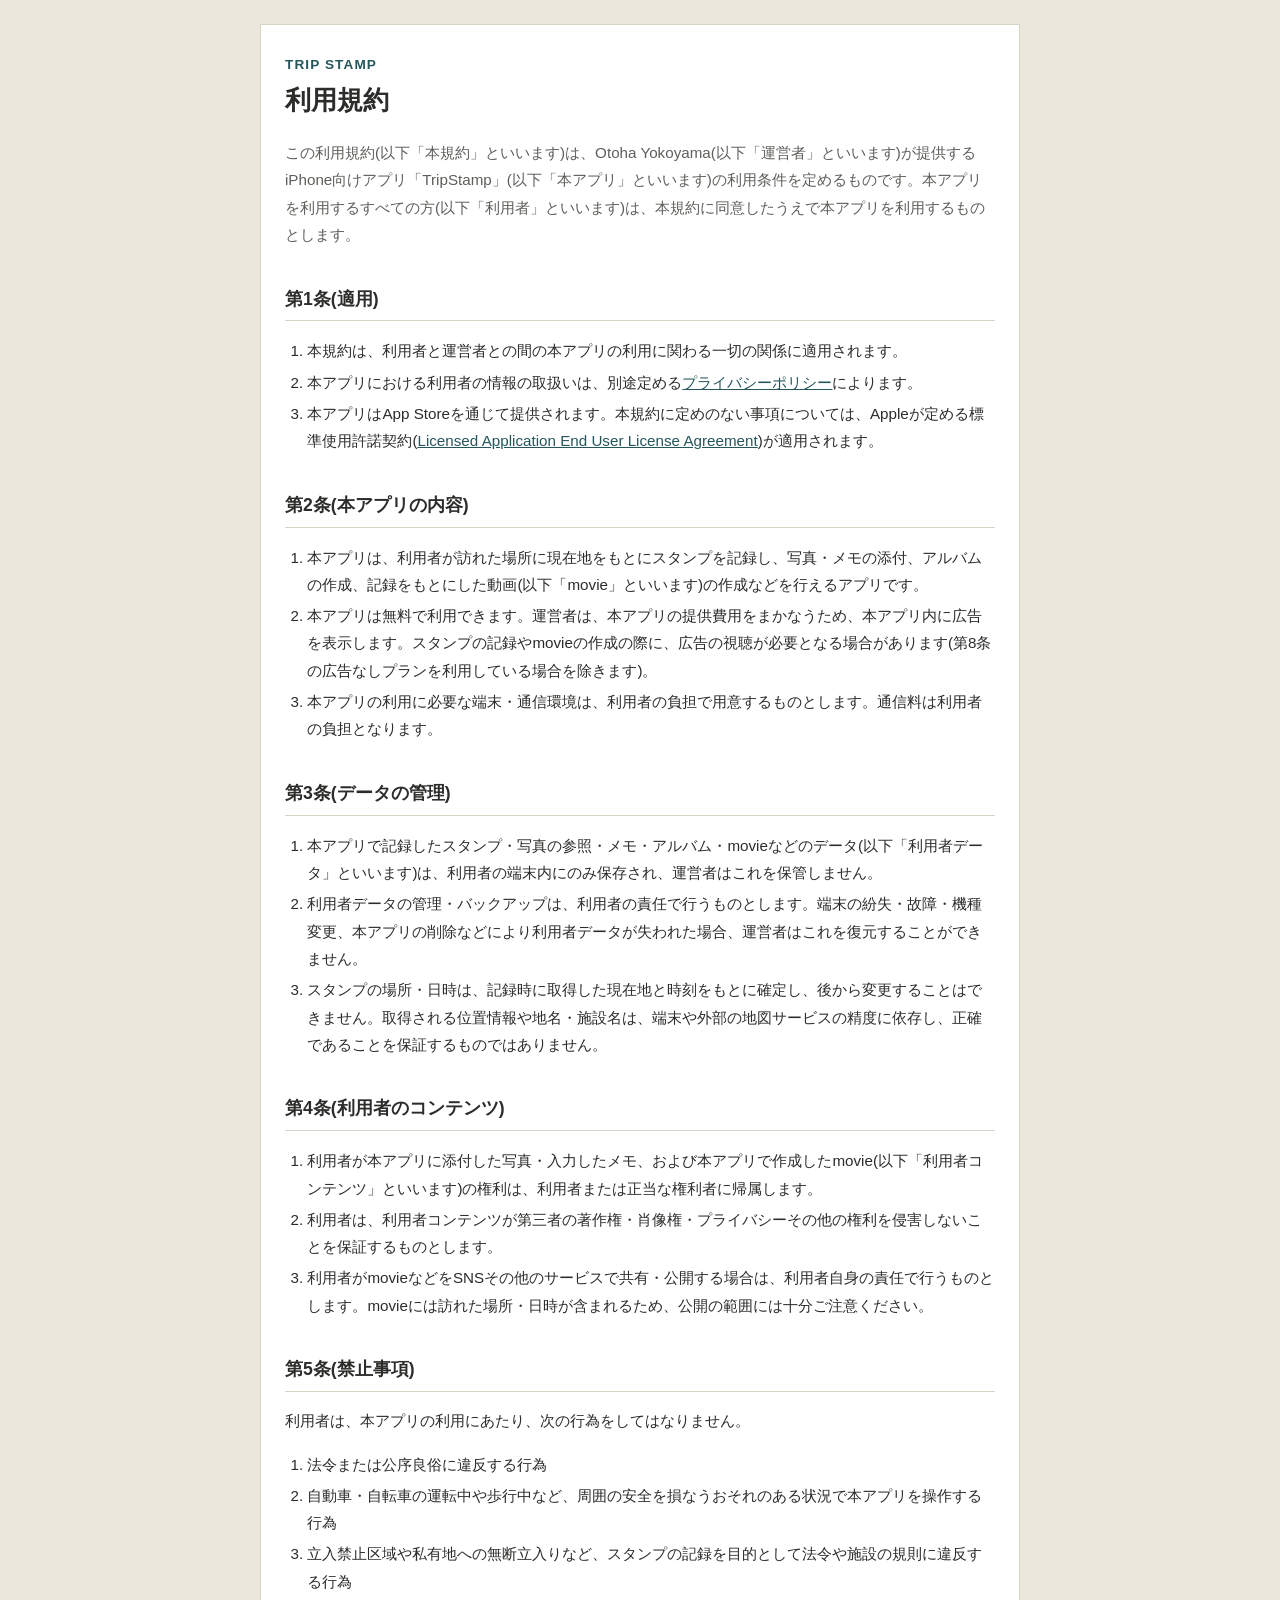
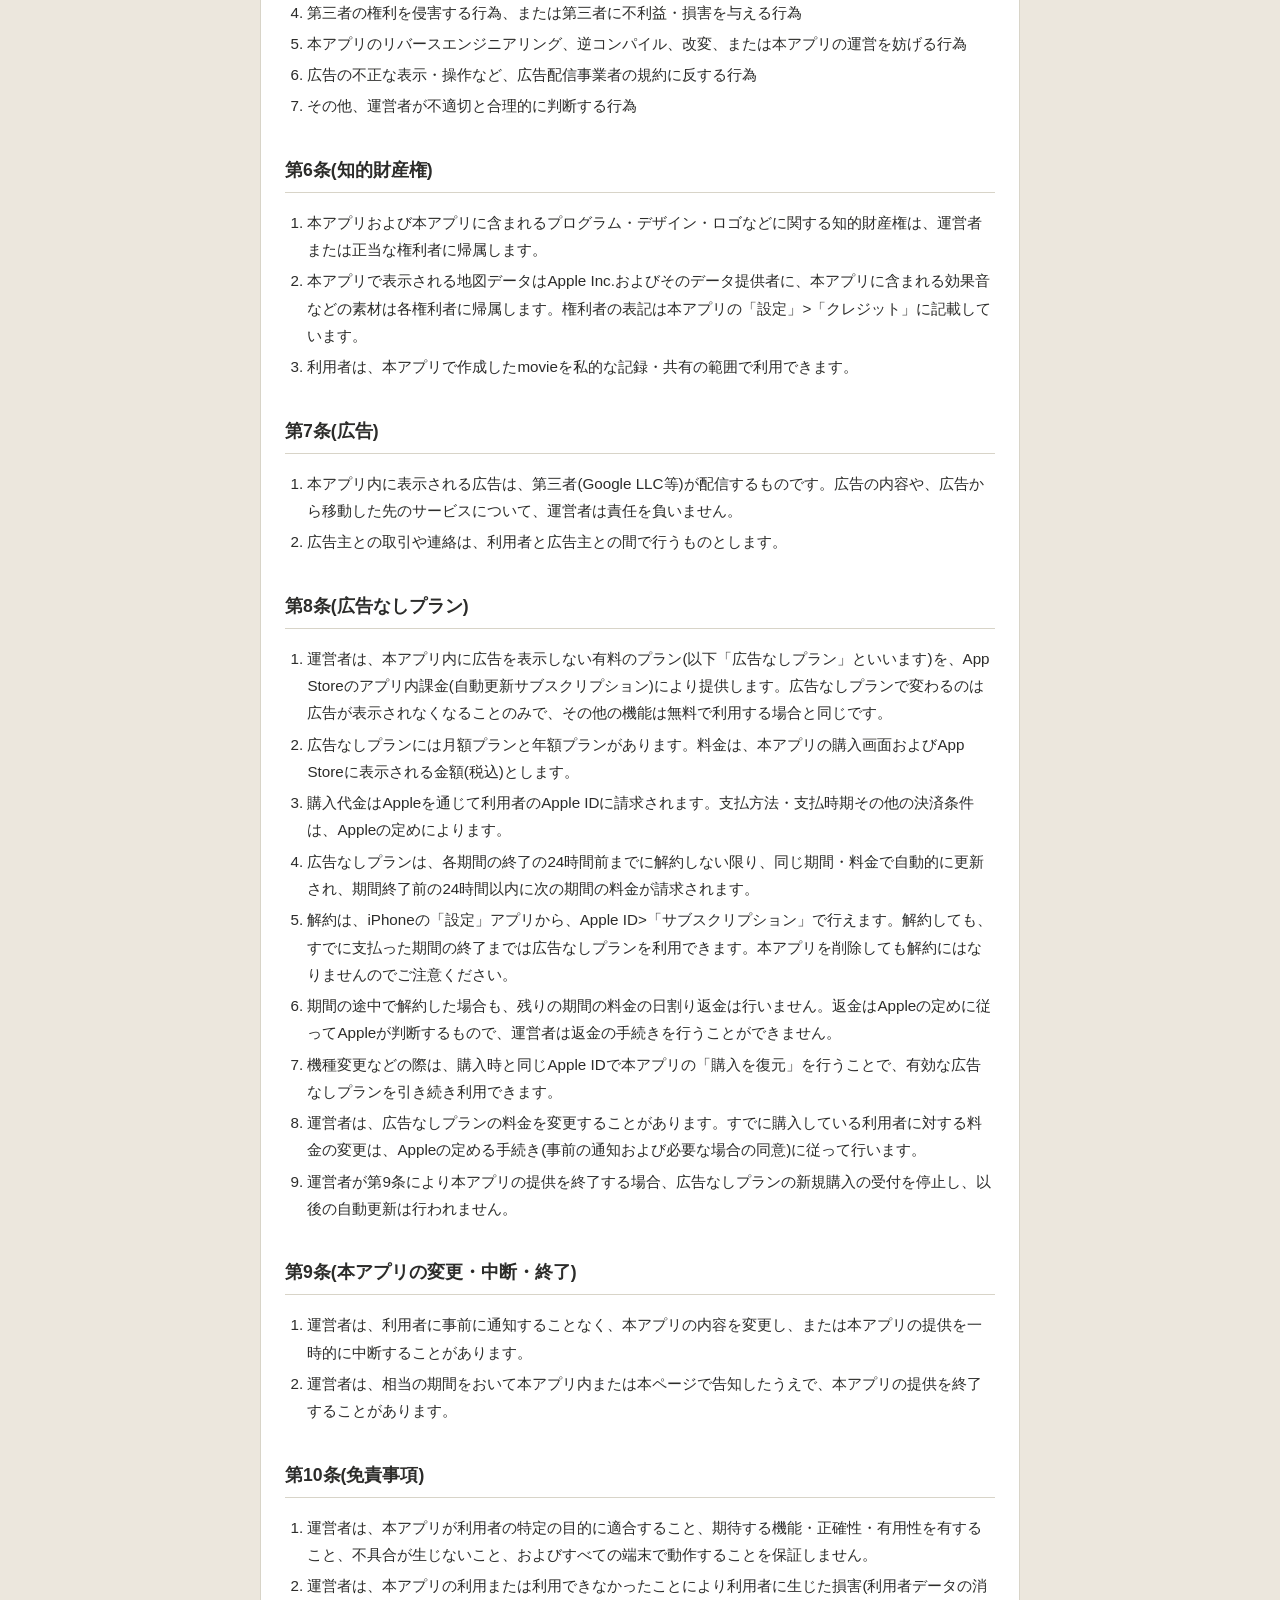
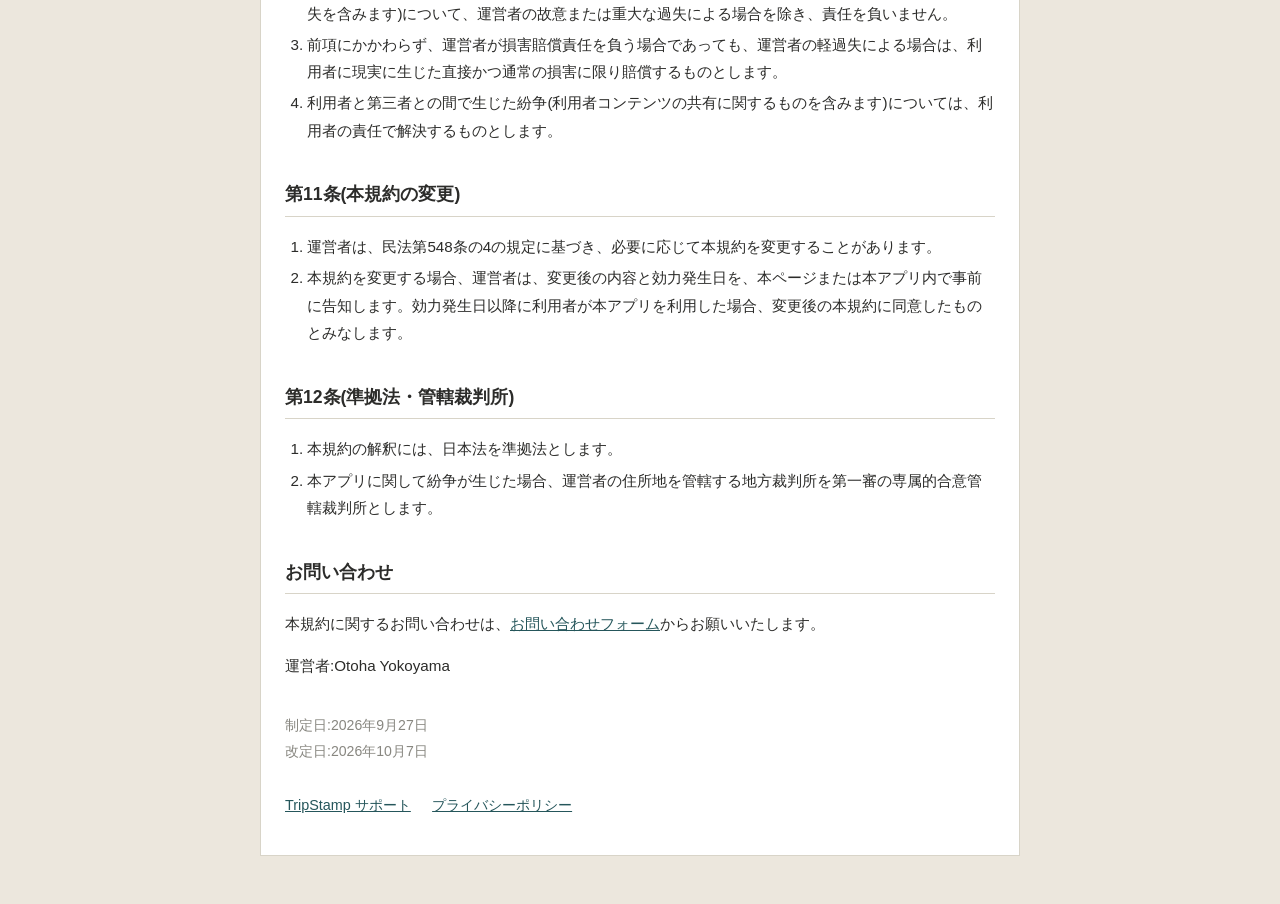
<file: tripstamp/terms.html>
<!DOCTYPE html>
<html lang="ja">
<head>
<meta charset="utf-8">
<meta name="viewport" content="width=device-width, initial-scale=1">
<title>利用規約 | TripStamp</title>
<link rel="stylesheet" href="style.css">
</head>
<body>
<main>
<header>
  <div class="app">TRIP STAMP</div>
  <h1>利用規約</h1>
</header>

<p class="lead">この利用規約(以下「本規約」といいます)は、Otoha Yokoyama(以下「運営者」といいます)が提供するiPhone向けアプリ「TripStamp」(以下「本アプリ」といいます)の利用条件を定めるものです。本アプリを利用するすべての方(以下「利用者」といいます)は、本規約に同意したうえで本アプリを利用するものとします。</p>

<h2>第1条(適用)</h2>
<ol>
  <li>本規約は、利用者と運営者との間の本アプリの利用に関わる一切の関係に適用されます。</li>
  <li>本アプリにおける利用者の情報の取扱いは、別途定める<a href="privacy.html">プライバシーポリシー</a>によります。</li>
  <li>本アプリはApp Storeを通じて提供されます。本規約に定めのない事項については、Appleが定める標準使用許諾契約(<a href="https://www.apple.com/legal/internet-services/itunes/dev/stdeula/">Licensed Application End User License Agreement</a>)が適用されます。</li>
</ol>

<h2>第2条(本アプリの内容)</h2>
<ol>
  <li>本アプリは、利用者が訪れた場所に現在地をもとにスタンプを記録し、写真・メモの添付、アルバムの作成、記録をもとにした動画(以下「movie」といいます)の作成などを行えるアプリです。</li>
  <li>本アプリは無料で利用できます。運営者は、本アプリの提供費用をまかなうため、本アプリ内に広告を表示します。スタンプの記録やmovieの作成の際に、広告の視聴が必要となる場合があります(第8条の広告なしプランを利用している場合を除きます)。</li>
  <li>本アプリの利用に必要な端末・通信環境は、利用者の負担で用意するものとします。通信料は利用者の負担となります。</li>
</ol>

<h2>第3条(データの管理)</h2>
<ol>
  <li>本アプリで記録したスタンプ・写真の参照・メモ・アルバム・movieなどのデータ(以下「利用者データ」といいます)は、利用者の端末内にのみ保存され、運営者はこれを保管しません。</li>
  <li>利用者データの管理・バックアップは、利用者の責任で行うものとします。端末の紛失・故障・機種変更、本アプリの削除などにより利用者データが失われた場合、運営者はこれを復元することができません。</li>
  <li>スタンプの場所・日時は、記録時に取得した現在地と時刻をもとに確定し、後から変更することはできません。取得される位置情報や地名・施設名は、端末や外部の地図サービスの精度に依存し、正確であることを保証するものではありません。</li>
</ol>

<h2>第4条(利用者のコンテンツ)</h2>
<ol>
  <li>利用者が本アプリに添付した写真・入力したメモ、および本アプリで作成したmovie(以下「利用者コンテンツ」といいます)の権利は、利用者または正当な権利者に帰属します。</li>
  <li>利用者は、利用者コンテンツが第三者の著作権・肖像権・プライバシーその他の権利を侵害しないことを保証するものとします。</li>
  <li>利用者がmovieなどをSNSその他のサービスで共有・公開する場合は、利用者自身の責任で行うものとします。movieには訪れた場所・日時が含まれるため、公開の範囲には十分ご注意ください。</li>
</ol>

<h2>第5条(禁止事項)</h2>
<p>利用者は、本アプリの利用にあたり、次の行為をしてはなりません。</p>
<ol>
  <li>法令または公序良俗に違反する行為</li>
  <li>自動車・自転車の運転中や歩行中など、周囲の安全を損なうおそれのある状況で本アプリを操作する行為</li>
  <li>立入禁止区域や私有地への無断立入りなど、スタンプの記録を目的として法令や施設の規則に違反する行為</li>
  <li>第三者の権利を侵害する行為、または第三者に不利益・損害を与える行為</li>
  <li>本アプリのリバースエンジニアリング、逆コンパイル、改変、または本アプリの運営を妨げる行為</li>
  <li>広告の不正な表示・操作など、広告配信事業者の規約に反する行為</li>
  <li>その他、運営者が不適切と合理的に判断する行為</li>
</ol>

<h2>第6条(知的財産権)</h2>
<ol>
  <li>本アプリおよび本アプリに含まれるプログラム・デザイン・ロゴなどに関する知的財産権は、運営者または正当な権利者に帰属します。</li>
  <li>本アプリで表示される地図データはApple Inc.およびそのデータ提供者に、本アプリに含まれる効果音などの素材は各権利者に帰属します。権利者の表記は本アプリの「設定」>「クレジット」に記載しています。</li>
  <li>利用者は、本アプリで作成したmovieを私的な記録・共有の範囲で利用できます。</li>
</ol>

<h2>第7条(広告)</h2>
<ol>
  <li>本アプリ内に表示される広告は、第三者(Google LLC等)が配信するものです。広告の内容や、広告から移動した先のサービスについて、運営者は責任を負いません。</li>
  <li>広告主との取引や連絡は、利用者と広告主との間で行うものとします。</li>
</ol>

<h2>第8条(広告なしプラン)</h2>
<ol>
  <li>運営者は、本アプリ内に広告を表示しない有料のプラン(以下「広告なしプラン」といいます)を、App Storeのアプリ内課金(自動更新サブスクリプション)により提供します。広告なしプランで変わるのは広告が表示されなくなることのみで、その他の機能は無料で利用する場合と同じです。</li>
  <li>広告なしプランには月額プランと年額プランがあります。料金は、本アプリの購入画面およびApp Storeに表示される金額(税込)とします。</li>
  <li>購入代金はAppleを通じて利用者のApple IDに請求されます。支払方法・支払時期その他の決済条件は、Appleの定めによります。</li>
  <li>広告なしプランは、各期間の終了の24時間前までに解約しない限り、同じ期間・料金で自動的に更新され、期間終了前の24時間以内に次の期間の料金が請求されます。</li>
  <li>解約は、iPhoneの「設定」アプリから、Apple ID>「サブスクリプション」で行えます。解約しても、すでに支払った期間の終了までは広告なしプランを利用できます。本アプリを削除しても解約にはなりませんのでご注意ください。</li>
  <li>期間の途中で解約した場合も、残りの期間の料金の日割り返金は行いません。返金はAppleの定めに従ってAppleが判断するもので、運営者は返金の手続きを行うことができません。</li>
  <li>機種変更などの際は、購入時と同じApple IDで本アプリの「購入を復元」を行うことで、有効な広告なしプランを引き続き利用できます。</li>
  <li>運営者は、広告なしプランの料金を変更することがあります。すでに購入している利用者に対する料金の変更は、Appleの定める手続き(事前の通知および必要な場合の同意)に従って行います。</li>
  <li>運営者が第9条により本アプリの提供を終了する場合、広告なしプランの新規購入の受付を停止し、以後の自動更新は行われません。</li>
</ol>

<h2>第9条(本アプリの変更・中断・終了)</h2>
<ol>
  <li>運営者は、利用者に事前に通知することなく、本アプリの内容を変更し、または本アプリの提供を一時的に中断することがあります。</li>
  <li>運営者は、相当の期間をおいて本アプリ内または本ページで告知したうえで、本アプリの提供を終了することがあります。</li>
</ol>

<h2>第10条(免責事項)</h2>
<ol>
  <li>運営者は、本アプリが利用者の特定の目的に適合すること、期待する機能・正確性・有用性を有すること、不具合が生じないこと、およびすべての端末で動作することを保証しません。</li>
  <li>運営者は、本アプリの利用または利用できなかったことにより利用者に生じた損害(利用者データの消失を含みます)について、運営者の故意または重大な過失による場合を除き、責任を負いません。</li>
  <li>前項にかかわらず、運営者が損害賠償責任を負う場合であっても、運営者の軽過失による場合は、利用者に現実に生じた直接かつ通常の損害に限り賠償するものとします。</li>
  <li>利用者と第三者との間で生じた紛争(利用者コンテンツの共有に関するものを含みます)については、利用者の責任で解決するものとします。</li>
</ol>

<h2>第11条(本規約の変更)</h2>
<ol>
  <li>運営者は、民法第548条の4の規定に基づき、必要に応じて本規約を変更することがあります。</li>
  <li>本規約を変更する場合、運営者は、変更後の内容と効力発生日を、本ページまたは本アプリ内で事前に告知します。効力発生日以降に利用者が本アプリを利用した場合、変更後の本規約に同意したものとみなします。</li>
</ol>

<h2>第12条(準拠法・管轄裁判所)</h2>
<ol>
  <li>本規約の解釈には、日本法を準拠法とします。</li>
  <li>本アプリに関して紛争が生じた場合、運営者の住所地を管轄する地方裁判所を第一審の専属的合意管轄裁判所とします。</li>
</ol>

<h2>お問い合わせ</h2>
<p>本規約に関するお問い合わせは、<a href="https://docs.google.com/forms/d/e/1FAIpQLSd5zT-lUuG72cmpPQCbyd2fB40MSmdClMhtbiA_fm33qwegdg/viewform">お問い合わせフォーム</a>からお願いいたします。</p>
<p>運営者:Otoha Yokoyama</p>

<p class="dates">制定日:2026年9月27日<br>改定日:2026年10月7日</p>

<nav class="links">
  <a href="index.html">TripStamp サポート</a>
  <a href="privacy.html">プライバシーポリシー</a>
</nav>
</main>
</body>
</html>
</file>
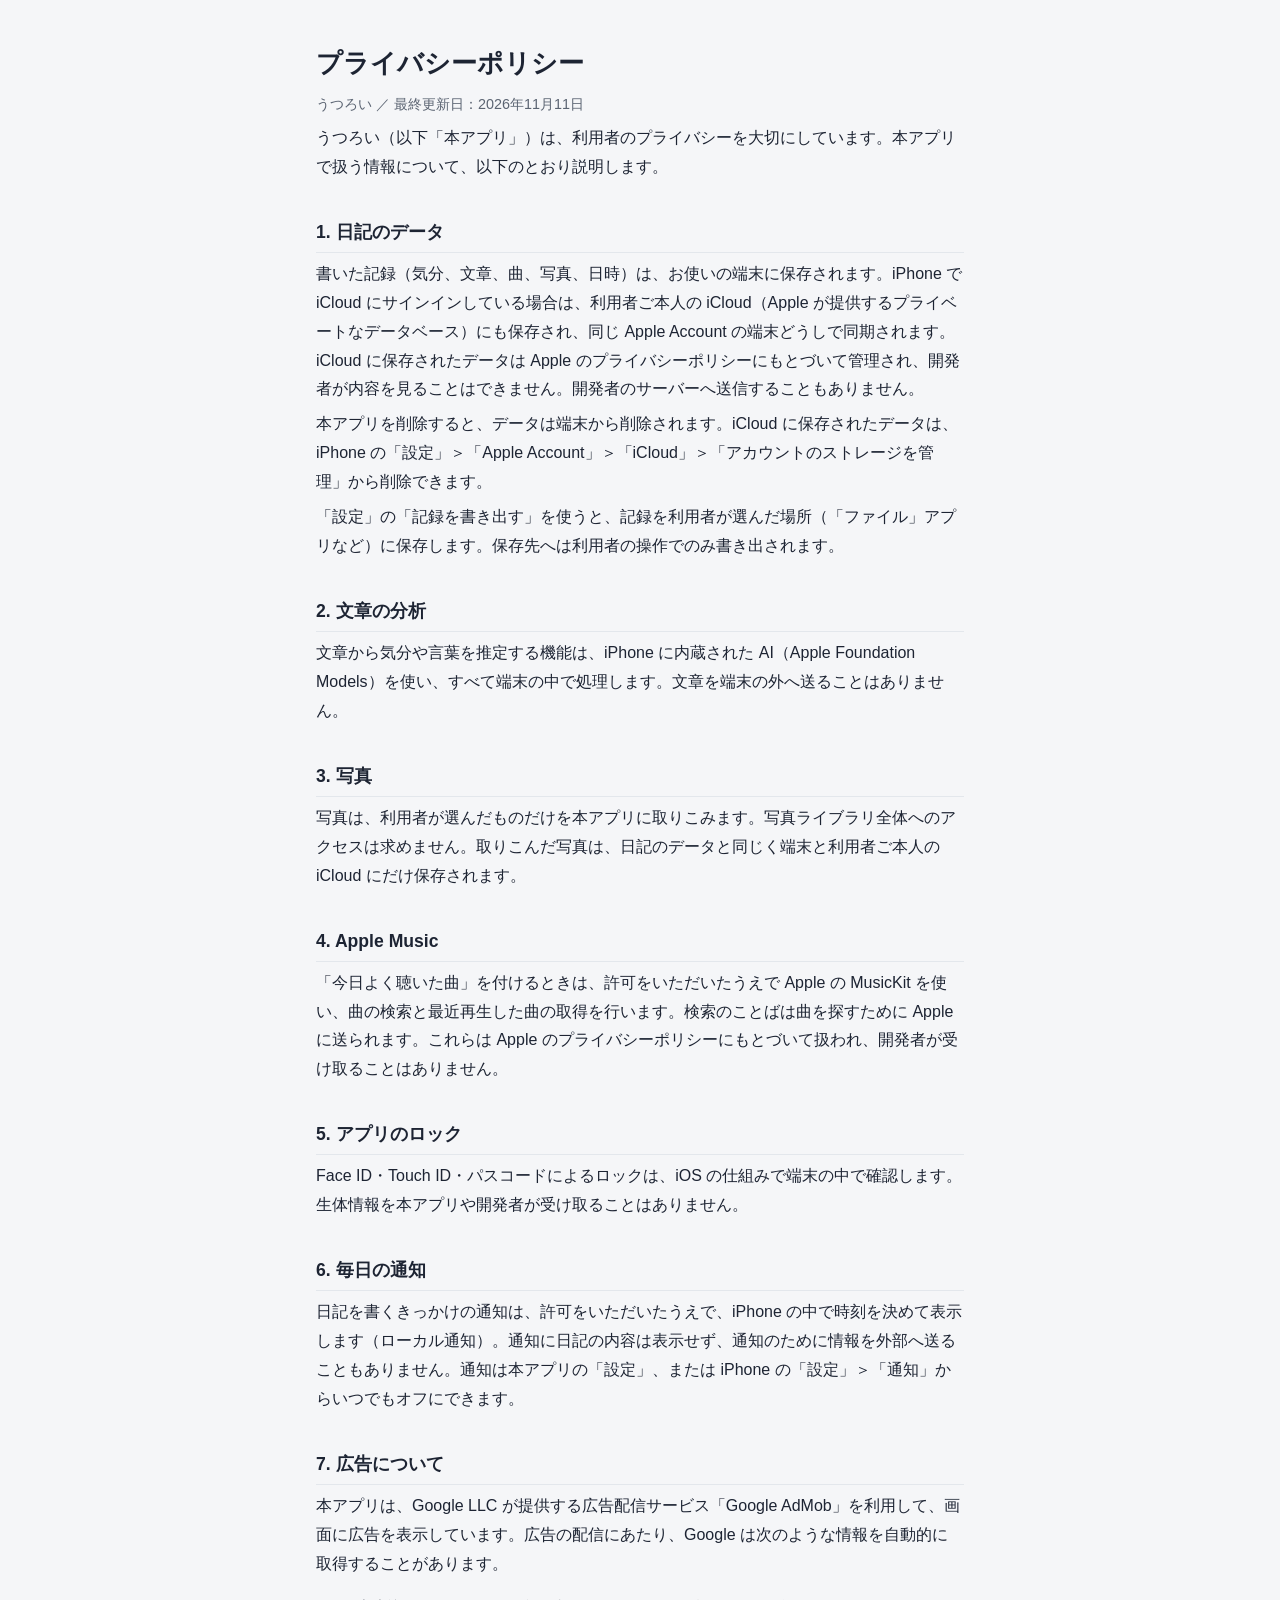
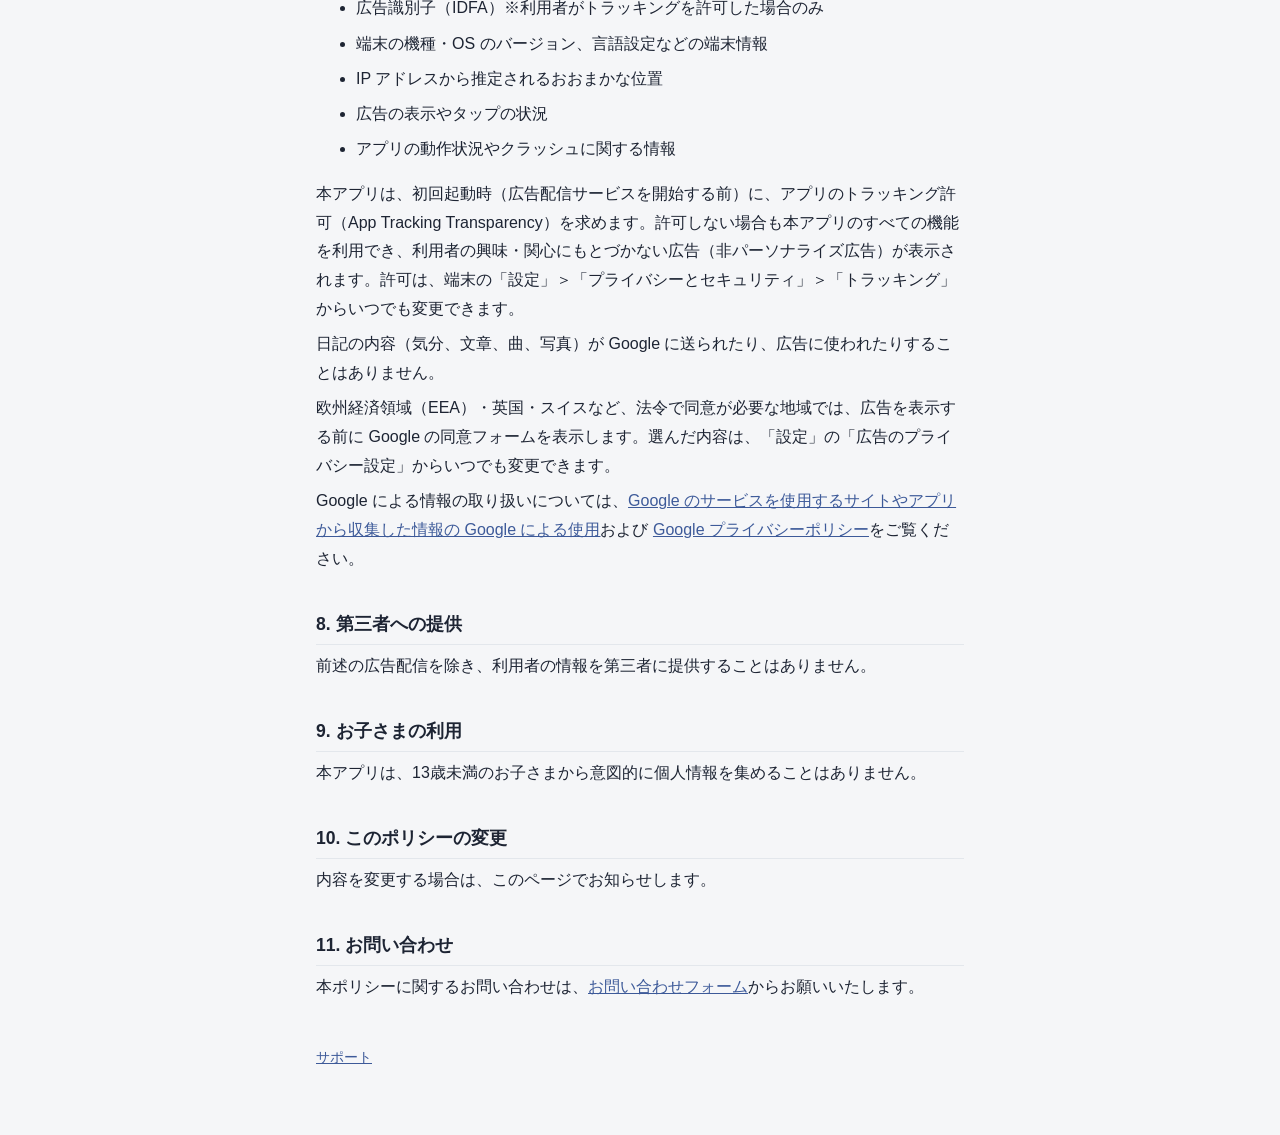
<file: utsuroi/privacy.html>
<!doctype html>
<html lang="ja">
<head>
<meta charset="utf-8">
<meta name="viewport" content="width=device-width, initial-scale=1">
<title>プライバシーポリシー｜うつろい</title>
<link rel="stylesheet" href="style.css">
</head>
<body>
<main>
<h1>プライバシーポリシー</h1>
<p class="sub">うつろい ／ 最終更新日：2026年11月11日</p>

<p>うつろい（以下「本アプリ」）は、利用者のプライバシーを大切にしています。本アプリで扱う情報について、以下のとおり説明します。</p>

<h2>1. 日記のデータ</h2>
<p>書いた記録（気分、文章、曲、写真、日時）は、お使いの端末に保存されます。iPhone で iCloud にサインインしている場合は、利用者ご本人の iCloud（Apple が提供するプライベートなデータベース）にも保存され、同じ Apple Account の端末どうしで同期されます。iCloud に保存されたデータは Apple のプライバシーポリシーにもとづいて管理され、開発者が内容を見ることはできません。開発者のサーバーへ送信することもありません。</p>
<p>本アプリを削除すると、データは端末から削除されます。iCloud に保存されたデータは、iPhone の「設定」＞「Apple Account」＞「iCloud」＞「アカウントのストレージを管理」から削除できます。</p>
<p>「設定」の「記録を書き出す」を使うと、記録を利用者が選んだ場所（「ファイル」アプリなど）に保存します。保存先へは利用者の操作でのみ書き出されます。</p>

<h2>2. 文章の分析</h2>
<p>文章から気分や言葉を推定する機能は、iPhone に内蔵された AI（Apple Foundation Models）を使い、すべて端末の中で処理します。文章を端末の外へ送ることはありません。</p>

<h2>3. 写真</h2>
<p>写真は、利用者が選んだものだけを本アプリに取りこみます。写真ライブラリ全体へのアクセスは求めません。取りこんだ写真は、日記のデータと同じく端末と利用者ご本人の iCloud にだけ保存されます。</p>

<h2>4. Apple Music</h2>
<p>「今日よく聴いた曲」を付けるときは、許可をいただいたうえで Apple の MusicKit を使い、曲の検索と最近再生した曲の取得を行います。検索のことばは曲を探すために Apple に送られます。これらは Apple のプライバシーポリシーにもとづいて扱われ、開発者が受け取ることはありません。</p>

<h2>5. アプリのロック</h2>
<p>Face ID・Touch ID・パスコードによるロックは、iOS の仕組みで端末の中で確認します。生体情報を本アプリや開発者が受け取ることはありません。</p>

<h2>6. 毎日の通知</h2>
<p>日記を書くきっかけの通知は、許可をいただいたうえで、iPhone の中で時刻を決めて表示します（ローカル通知）。通知に日記の内容は表示せず、通知のために情報を外部へ送ることもありません。通知は本アプリの「設定」、または iPhone の「設定」＞「通知」からいつでもオフにできます。</p>

<h2>7. 広告について</h2>
<p>本アプリは、Google LLC が提供する広告配信サービス「Google AdMob」を利用して、画面に広告を表示しています。広告の配信にあたり、Google は次のような情報を自動的に取得することがあります。</p>
<ul>
<li>広告識別子（IDFA）※利用者がトラッキングを許可した場合のみ</li>
<li>端末の機種・OS のバージョン、言語設定などの端末情報</li>
<li>IP アドレスから推定されるおおまかな位置</li>
<li>広告の表示やタップの状況</li>
<li>アプリの動作状況やクラッシュに関する情報</li>
</ul>
<p>本アプリは、初回起動時（広告配信サービスを開始する前）に、アプリのトラッキング許可（App Tracking Transparency）を求めます。許可しない場合も本アプリのすべての機能を利用でき、利用者の興味・関心にもとづかない広告（非パーソナライズ広告）が表示されます。許可は、端末の「設定」＞「プライバシーとセキュリティ」＞「トラッキング」からいつでも変更できます。</p>
<p>日記の内容（気分、文章、曲、写真）が Google に送られたり、広告に使われたりすることはありません。</p>
<p>欧州経済領域（EEA）・英国・スイスなど、法令で同意が必要な地域では、広告を表示する前に Google の同意フォームを表示します。選んだ内容は、「設定」の「広告のプライバシー設定」からいつでも変更できます。</p>
<p>Google による情報の取り扱いについては、<a href="https://policies.google.com/technologies/partner-sites?hl=ja">Google のサービスを使用するサイトやアプリから収集した情報の Google による使用</a>および <a href="https://policies.google.com/privacy?hl=ja">Google プライバシーポリシー</a>をご覧ください。</p>

<h2>8. 第三者への提供</h2>
<p>前述の広告配信を除き、利用者の情報を第三者に提供することはありません。</p>

<h2>9. お子さまの利用</h2>
<p>本アプリは、13歳未満のお子さまから意図的に個人情報を集めることはありません。</p>

<h2>10. このポリシーの変更</h2>
<p>内容を変更する場合は、このページでお知らせします。</p>

<h2>11. お問い合わせ</h2>
<p>本ポリシーに関するお問い合わせは、<a href="https://docs.google.com/forms/d/e/1FAIpQLSd-AdmYtVn6MdSx2cqugrcTDSMa_cVqGgAsDG0u-sBpHvVjzQ/viewform">お問い合わせフォーム</a>からお願いいたします。</p>

<nav><a href="index.html">サポート</a></nav>
</main>
</body>
</html>
</file>
<file: tripstamp/style.css>
:root {
  --paper: #ECE7DD;
  --card: #FFFFFF;
  --border: #D8D4C8;
  --brand: #25565B;
  --text: #2C2C2A;
  --text-secondary: #5F5E5A;
  --muted: #888780;
}
* { box-sizing: border-box; }
body {
  margin: 0;
  background: var(--paper);
  color: var(--text);
  font-family: -apple-system, BlinkMacSystemFont, "Hiragino Sans", "Hiragino Kaku Gothic ProN", "Noto Sans JP", sans-serif;
  line-height: 1.8;
  -webkit-text-size-adjust: 100%;
}
main {
  max-width: 760px;
  margin: 24px auto 48px;
  padding: 28px 24px 36px;
  background: var(--card);
  border: 1px solid var(--border);
}
@media (max-width: 800px) {
  main { margin: 0; border-left: none; border-right: none; padding: 24px 16px 32px; }
}
header .app { color: var(--brand); font-weight: 700; letter-spacing: .08em; font-size: .85rem; }
h1 { font-size: 1.6rem; margin: .2em 0 .8em; line-height: 1.4; }
h2 { font-size: 1.1rem; margin: 2em 0 .6em; padding-bottom: .3em; border-bottom: 1px solid var(--border); }
h3 { font-size: 1rem; margin: 1.4em 0 .4em; }
p, li { font-size: .95rem; }
ol, ul { padding-left: 1.4em; }
li { margin: .25em 0; }
a { color: var(--brand); }
.lead { color: var(--text-secondary); }
.table-wrap { overflow-x: auto; }
table { width: 100%; border-collapse: collapse; font-size: .88rem; margin: .8em 0; }
th, td { border: 1px solid var(--border); padding: .5em .6em; text-align: left; vertical-align: top; }
th { background: var(--paper); font-weight: 600; }
.dates { margin-top: 2.4em; color: var(--muted); font-size: .88rem; }
nav.links { margin-top: 2em; font-size: .9rem; }
nav.links a { margin-right: 1.2em; }
</file>
<file: habitmemory/style.css>
:root { --bg: #fffaf3; --text: #3d3530; --sub: #7a6f66; --line: #eadfd2; --accent: #e8836b; }
@media (prefers-color-scheme: dark) { :root { --bg: #1f1b18; --text: #f1e9e1; --sub: #b3a79c; --line: #3a332d; --accent: #f09a83; } }
* { box-sizing: border-box; }
body { margin: 0; background: var(--bg); color: var(--text); font-family: -apple-system, "Hiragino Maru Gothic ProN", "Hiragino Sans", sans-serif; line-height: 1.8; }
main { max-width: 680px; margin: 0 auto; padding: 40px 16px 64px; }
h1 { font-size: 1.6rem; margin: 0 0 4px; }
h2 { font-size: 1.1rem; margin: 2em 0 .4em; padding-bottom: .2em; border-bottom: 1px solid var(--line); }
p, li { margin: .4em 0; }
.sub { color: var(--sub); font-size: .9rem; }
a { color: var(--accent); }
nav { margin-top: 3em; font-size: .9rem; }
</file>
<file: kakeibo/style.css>
:root {
  --paper: #ECE7DD;
  --card: #FFFFFF;
  --border: #D8D4C8;
  --brand: #B5651D;
  --text: #2C2C2A;
  --text-secondary: #5F5E5A;
  --muted: #888780;
}
* { box-sizing: border-box; }
body {
  margin: 0;
  background: var(--paper);
  color: var(--text);
  font-family: -apple-system, BlinkMacSystemFont, "Hiragino Sans", "Hiragino Kaku Gothic ProN", "Noto Sans JP", sans-serif;
  line-height: 1.8;
  -webkit-text-size-adjust: 100%;
}
main {
  max-width: 760px;
  margin: 24px auto 48px;
  padding: 28px 24px 36px;
  background: var(--card);
  border: 1px solid var(--border);
}
@media (max-width: 800px) {
  main { margin: 0; border-left: none; border-right: none; padding: 24px 16px 32px; }
}
header .app { color: var(--brand); font-weight: 700; letter-spacing: .08em; font-size: .85rem; }
h1 { font-size: 1.6rem; margin: .2em 0 .8em; line-height: 1.4; }
h2 { font-size: 1.1rem; margin: 2em 0 .6em; padding-bottom: .3em; border-bottom: 1px solid var(--border); }
h3 { font-size: 1rem; margin: 1.4em 0 .4em; }
p, li { font-size: .95rem; }
ol, ul { padding-left: 1.4em; }
li { margin: .25em 0; }
a { color: var(--brand); }
.lead { color: var(--text-secondary); }
.table-wrap { overflow-x: auto; }
table { width: 100%; border-collapse: collapse; font-size: .88rem; margin: .8em 0; }
th, td { border: 1px solid var(--border); padding: .5em .6em; text-align: left; vertical-align: top; }
th { background: var(--paper); font-weight: 600; }
.dates { margin-top: 2.4em; color: var(--muted); font-size: .88rem; }
nav.links { margin-top: 2em; font-size: .9rem; }
nav.links a { margin-right: 1.2em; }
</file>
<file: nagarashikaku/style.css>
:root { --bg: #f3f7fd; --text: #1d2433; --sub: #5b6472; --line: #dfe7f3; --accent: #3d5fa8; }
@media (prefers-color-scheme: dark) { :root { --bg: #141a2a; --text: #eceff4; --sub: #a3abb8; --line: #2c3854; --accent: #a9c4f2; } }
* { box-sizing: border-box; }
body { margin: 0; background: var(--bg); color: var(--text); font-family: -apple-system, "Hiragino Maru Gothic ProN", "Hiragino Sans", sans-serif; line-height: 1.8; }
main { max-width: 680px; margin: 0 auto; padding: 40px 16px 64px; }
h1 { font-size: 1.6rem; margin: 0 0 4px; }
h2 { font-size: 1.1rem; margin: 2em 0 .4em; padding-bottom: .2em; border-bottom: 1px solid var(--line); }
p, li { margin: .4em 0; }
.sub { color: var(--sub); font-size: .9rem; }
a { color: var(--accent); }
nav { margin-top: 3em; font-size: .9rem; }
h3 { font-size: 1rem; margin: 1.4em 0 .2em; }
</file>
<file: utsuroi/style.css>
:root { --bg: #f5f6f8; --text: #1d2433; --sub: #5b6472; --line: #e3e7ec; --accent: #3d5a99; }
@media (prefers-color-scheme: dark) { :root { --bg: #16191f; --text: #eceff4; --sub: #a3abb8; --line: #2c313b; --accent: #8fa8e0; } }
* { box-sizing: border-box; }
body { margin: 0; background: var(--bg); color: var(--text); font-family: -apple-system, "Hiragino Maru Gothic ProN", "Hiragino Sans", sans-serif; line-height: 1.8; }
main { max-width: 680px; margin: 0 auto; padding: 40px 16px 64px; }
h1 { font-size: 1.6rem; margin: 0 0 4px; }
h2 { font-size: 1.1rem; margin: 2em 0 .4em; padding-bottom: .2em; border-bottom: 1px solid var(--line); }
p, li { margin: .4em 0; }
.sub { color: var(--sub); font-size: .9rem; }
a { color: var(--accent); }
nav { margin-top: 3em; font-size: .9rem; }
h3 { font-size: 1rem; margin: 1.4em 0 .2em; }
</file>
